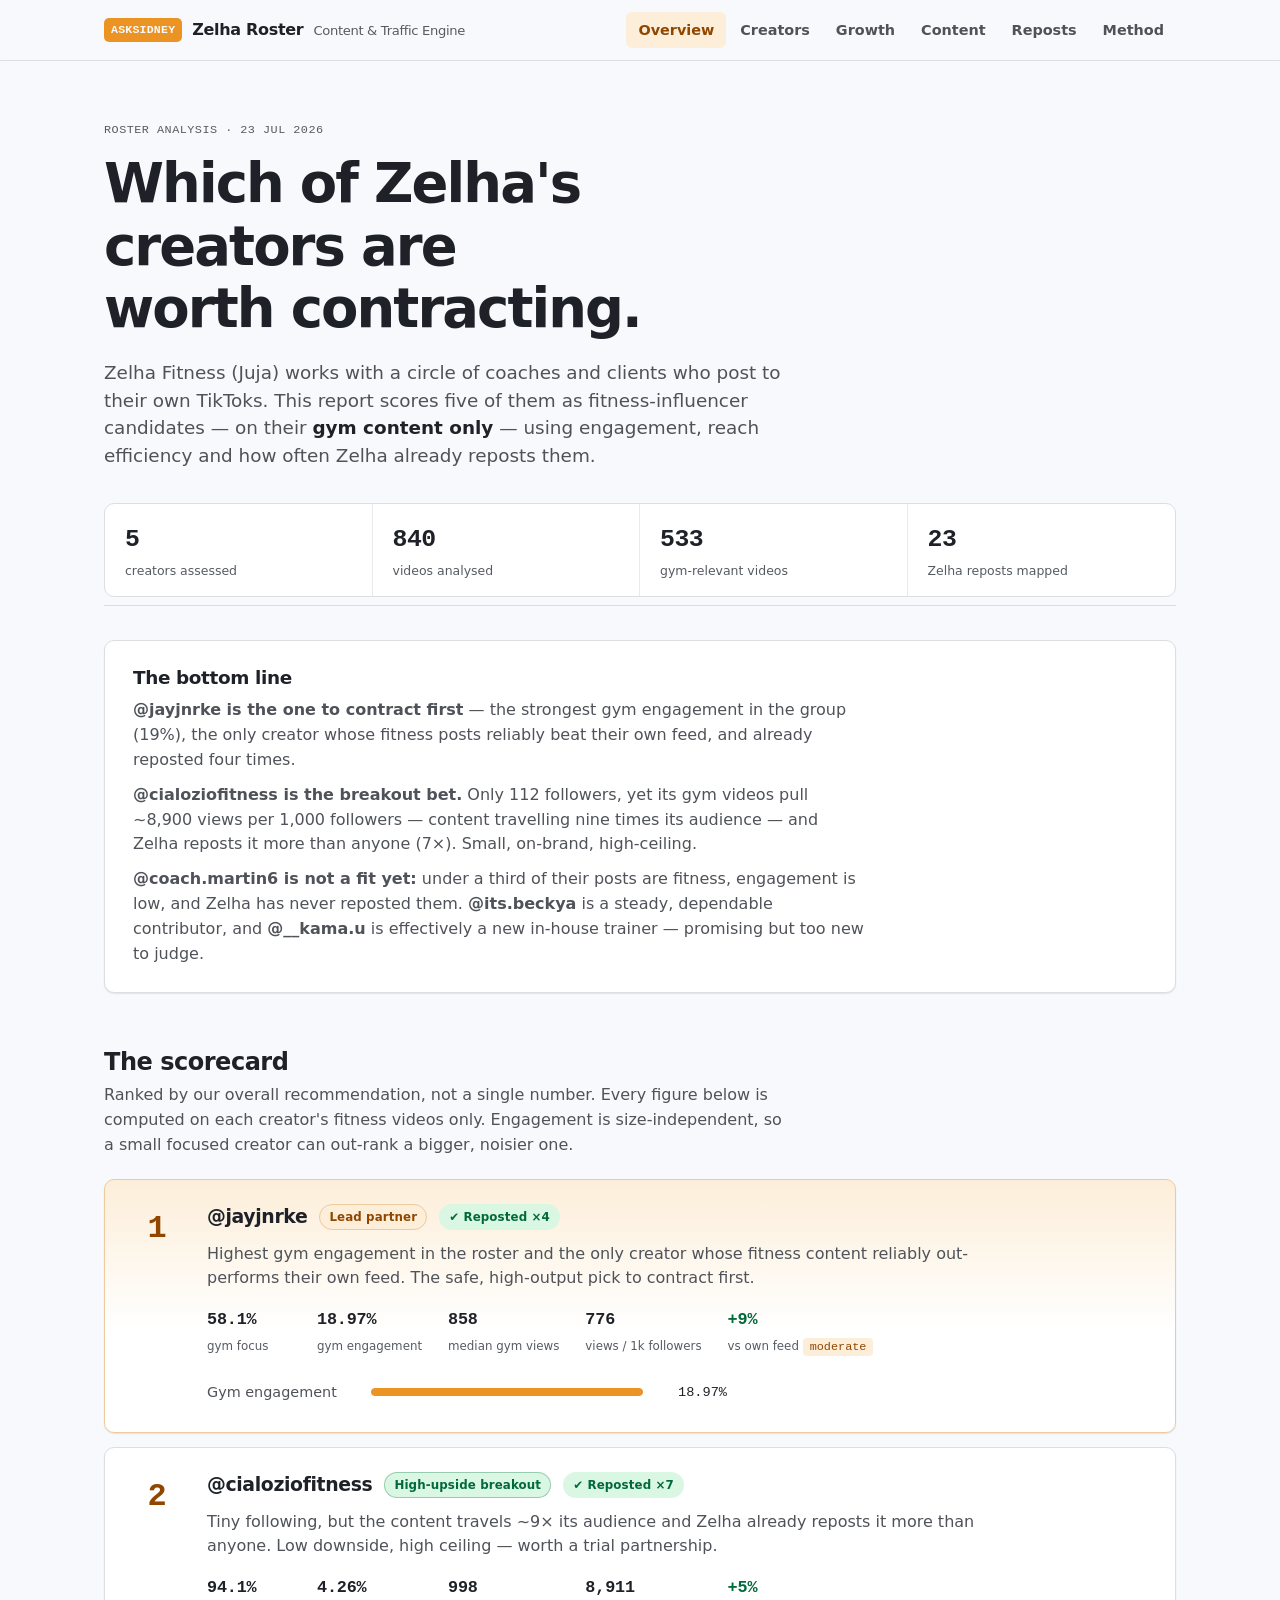
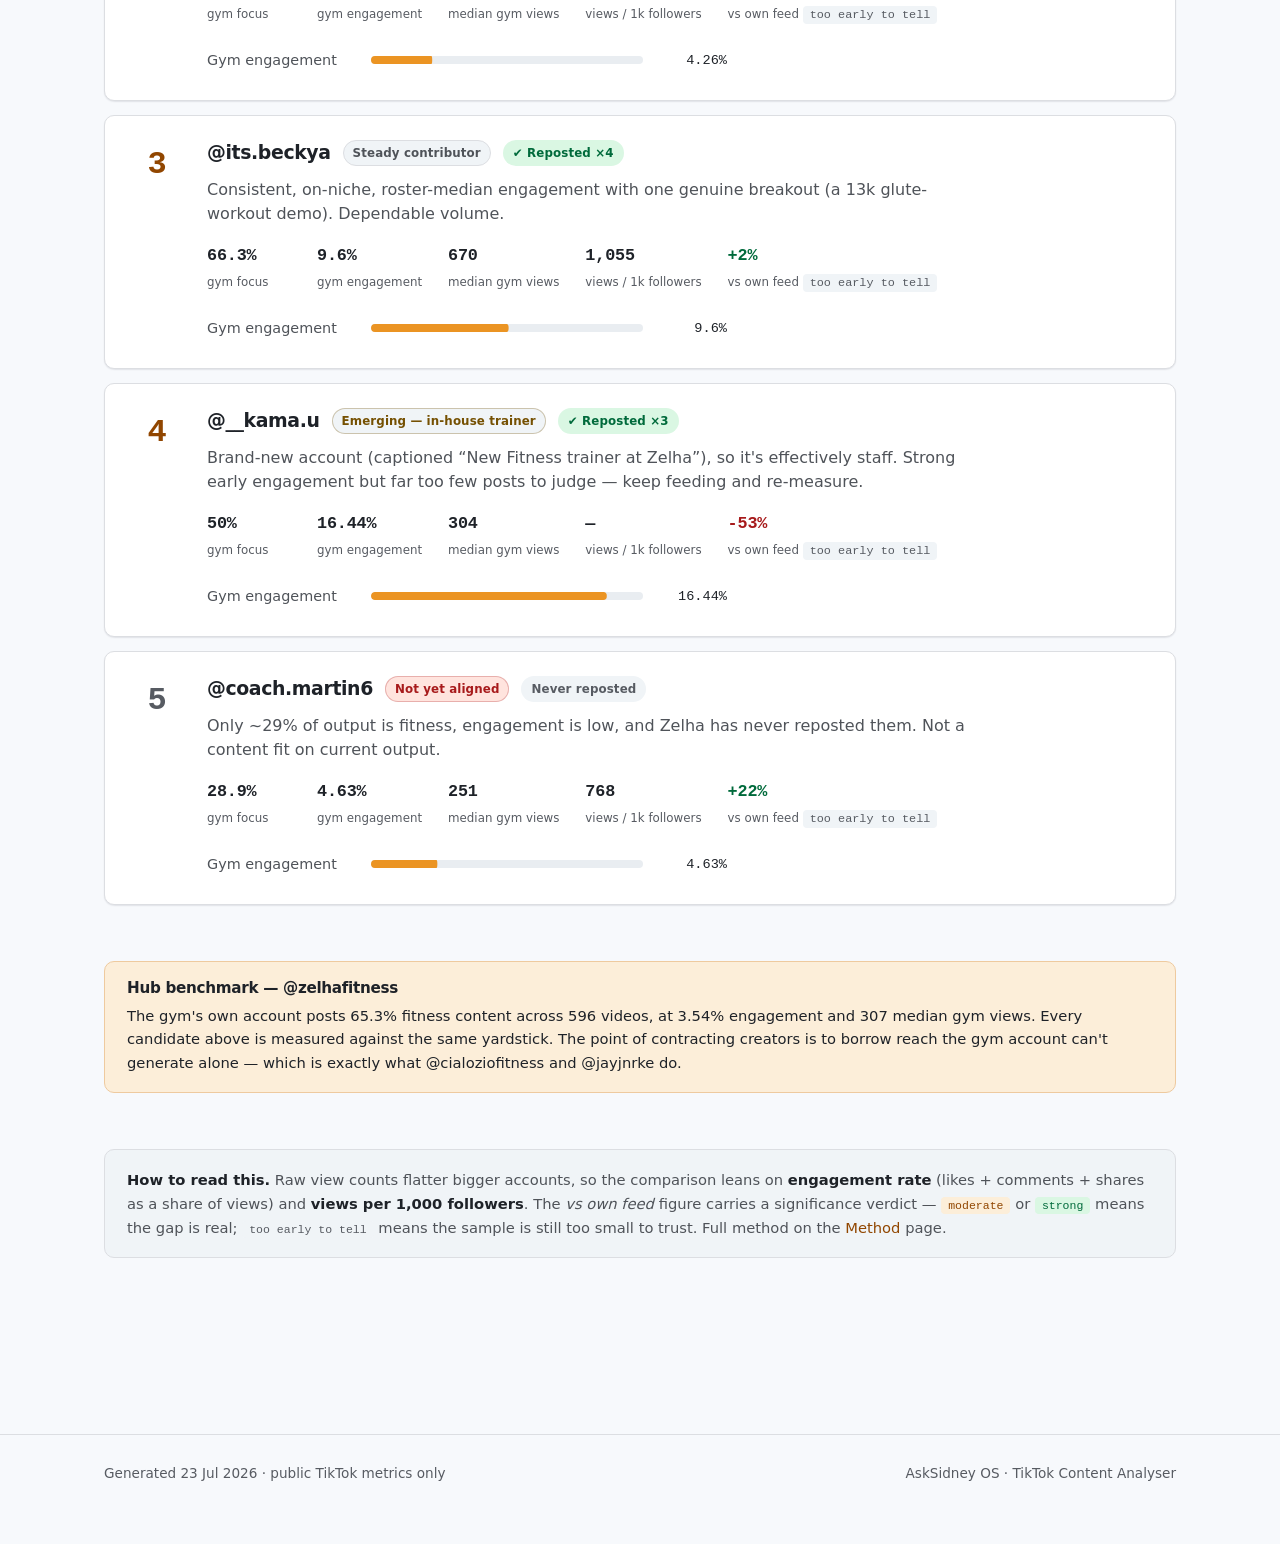
<file: index.html>
<!doctype html>
<html lang="en">
<head>
<meta charset="utf-8">
<meta name="viewport" content="width=device-width, initial-scale=1">
<title>Overview · Zelha Roster Report</title>
<meta name="description" content="Which of Zelha Fitness's TikTok creators are worth contracting as influencers — a data analysis of gym content, engagement and reposts.">
<link rel="stylesheet" href="styles.css">
</head>
<body>
<header class="site-header"><div class="wrap">
  <span class="brand"><span class="mark">ASKSIDNEY</span> Zelha Roster <span class="sub">Content &amp; Traffic Engine</span></span>
  <nav class="nav"><a href="index.html" aria-current="page">Overview</a><a href="creators.html">Creators</a><a href="growth.html">Growth</a><a href="content.html">Content</a><a href="reposts.html">Reposts</a><a href="methodology.html">Method</a></nav>
</div></header>
<main>

  <section class="hero">
    <p class="eyebrow">Roster analysis · 23 Jul 2026</p>
    <h1>Which of Zelha's creators are worth contracting.</h1>
    <p class="dek">Zelha Fitness (Juja) works with a circle of coaches and clients who post to
      their own TikToks. This report scores five of them as fitness-influencer candidates —
      on their <strong>gym content only</strong> — using engagement, reach efficiency and how
      often Zelha already reposts them.</p>
    <div class="ribbon"><div class="cell"><div class="v">5</div><div class="k">creators assessed</div></div><div class="cell"><div class="v">840</div><div class="k">videos analysed</div></div><div class="cell"><div class="v">533</div><div class="k">gym-relevant videos</div></div><div class="cell"><div class="v">23</div><div class="k">Zelha reposts mapped</div></div></div>
  </section>

  <section class="verdict-lead">
    <h2>The bottom line</h2>
    <p><strong>@jayjnrke is the one to contract first</strong> — the strongest gym engagement in the
      group (19%), the only creator whose fitness posts reliably beat their own feed, and already
      reposted four times.</p>
    <p><strong>@cialoziofitness is the breakout bet.</strong> Only 112 followers, yet its gym videos
      pull ~8,900 views per 1,000 followers — content travelling nine times its audience — and Zelha
      reposts it more than anyone (7×). Small, on-brand, high-ceiling.</p>
    <p><strong>@coach.martin6 is not a fit yet:</strong> under a third of their posts are fitness,
      engagement is low, and Zelha has never reposted them. <strong>@its.beckya</strong> is a steady,
      dependable contributor, and <strong>@__kama.u</strong> is effectively a new in-house trainer —
      promising but too new to judge.</p>
  </section>

  <section class="section">
    <h2>The scorecard</h2>
    <p class="lede">Ranked by our overall recommendation, not a single number. Every figure below is
      computed on each creator's fitness videos only. Engagement is size-independent, so a small
      focused creator can out-rank a bigger, noisier one.</p>
    <div class="candidates">
      <article class="candidate is-lead">
        <div class="rank">1</div>
        <div>
          <div class="head">
            <span class="handle"><a href="https://www.tiktok.com/@jayjnrke" target="_blank" rel="noopener">@jayjnrke</a></span>
            <span class="chip tier-lead">Lead partner</span>
            <span class="chip amp">✔ Reposted ×4</span>
          </div>
          <p class="rationale">Highest gym engagement in the roster and the only creator whose fitness content reliably out-performs their own feed. The safe, high-output pick to contract first.</p>
          <div class="metrics"><div class="metric"><b>58.1%</b><span>gym focus</span></div><div class="metric"><b>18.97%</b><span>gym engagement</span></div><div class="metric"><b>858</b><span>median gym views</span></div><div class="metric"><b>776</b><span>views / 1k followers</span></div><div class="metric"><b class="up">+9%</b><span>vs own feed <span class="verdict moderate">moderate</span></span></div></div>
          <div style="margin-top:16px;max-width:520px">
            <div class="barrow"><span class="lbl">Gym engagement</span><div class="bar "><span style="--s:1.000"></span></div><span class="val">18.97%</span></div>
          </div>
        </div>
      </article>
      <article class="candidate">
        <div class="rank">2</div>
        <div>
          <div class="head">
            <span class="handle"><a href="https://www.tiktok.com/@cialoziofitness" target="_blank" rel="noopener">@cialoziofitness</a></span>
            <span class="chip tier-upside">High-upside breakout</span>
            <span class="chip amp">✔ Reposted ×7</span>
          </div>
          <p class="rationale">Tiny following, but the content travels ~9× its audience and Zelha already reposts it more than anyone. Low downside, high ceiling — worth a trial partnership.</p>
          <div class="metrics"><div class="metric"><b>94.1%</b><span>gym focus</span></div><div class="metric"><b>4.26%</b><span>gym engagement</span></div><div class="metric"><b>998</b><span>median gym views</span></div><div class="metric"><b>8,911</b><span>views / 1k followers</span></div><div class="metric"><b class="up">+5%</b><span>vs own feed <span class="verdict weak">too early to tell</span></span></div></div>
          <div style="margin-top:16px;max-width:520px">
            <div class="barrow"><span class="lbl">Gym engagement</span><div class="bar "><span style="--s:0.225"></span></div><span class="val">4.26%</span></div>
          </div>
        </div>
      </article>
      <article class="candidate">
        <div class="rank">3</div>
        <div>
          <div class="head">
            <span class="handle"><a href="https://www.tiktok.com/@its.beckya" target="_blank" rel="noopener">@its.beckya</a></span>
            <span class="chip tier-steady">Steady contributor</span>
            <span class="chip amp">✔ Reposted ×4</span>
          </div>
          <p class="rationale">Consistent, on-niche, roster-median engagement with one genuine breakout (a 13k glute-workout demo). Dependable volume.</p>
          <div class="metrics"><div class="metric"><b>66.3%</b><span>gym focus</span></div><div class="metric"><b>9.6%</b><span>gym engagement</span></div><div class="metric"><b>670</b><span>median gym views</span></div><div class="metric"><b>1,055</b><span>views / 1k followers</span></div><div class="metric"><b class="up">+2%</b><span>vs own feed <span class="verdict weak">too early to tell</span></span></div></div>
          <div style="margin-top:16px;max-width:520px">
            <div class="barrow"><span class="lbl">Gym engagement</span><div class="bar "><span style="--s:0.506"></span></div><span class="val">9.6%</span></div>
          </div>
        </div>
      </article>
      <article class="candidate">
        <div class="rank">4</div>
        <div>
          <div class="head">
            <span class="handle"><a href="https://www.tiktok.com/@__kama.u" target="_blank" rel="noopener">@__kama.u</a></span>
            <span class="chip tier-watch">Emerging — in-house trainer</span>
            <span class="chip amp">✔ Reposted ×3</span>
          </div>
          <p class="rationale">Brand-new account (captioned “New Fitness trainer at Zelha”), so it&#x27;s effectively staff. Strong early engagement but far too few posts to judge — keep feeding and re-measure.</p>
          <div class="metrics"><div class="metric"><b>50%</b><span>gym focus</span></div><div class="metric"><b>16.44%</b><span>gym engagement</span></div><div class="metric"><b>304</b><span>median gym views</span></div><div class="metric"><b>—</b><span>views / 1k followers</span></div><div class="metric"><b class="down">-53%</b><span>vs own feed <span class="verdict weak">too early to tell</span></span></div></div>
          <div style="margin-top:16px;max-width:520px">
            <div class="barrow"><span class="lbl">Gym engagement</span><div class="bar "><span style="--s:0.867"></span></div><span class="val">16.44%</span></div>
          </div>
        </div>
      </article>
      <article class="candidate dim">
        <div class="rank">5</div>
        <div>
          <div class="head">
            <span class="handle"><a href="https://www.tiktok.com/@coach.martin6" target="_blank" rel="noopener">@coach.martin6</a></span>
            <span class="chip tier-hold">Not yet aligned</span>
            <span class="chip noamp">Never reposted</span>
          </div>
          <p class="rationale">Only ~29% of output is fitness, engagement is low, and Zelha has never reposted them. Not a content fit on current output.</p>
          <div class="metrics"><div class="metric"><b>28.9%</b><span>gym focus</span></div><div class="metric"><b>4.63%</b><span>gym engagement</span></div><div class="metric"><b>251</b><span>median gym views</span></div><div class="metric"><b>768</b><span>views / 1k followers</span></div><div class="metric"><b class="up">+22%</b><span>vs own feed <span class="verdict weak">too early to tell</span></span></div></div>
          <div style="margin-top:16px;max-width:520px">
            <div class="barrow"><span class="lbl">Gym engagement</span><div class="bar "><span style="--s:0.244"></span></div><span class="val">4.63%</span></div>
          </div>
        </div>
      </article></div>
  </section>

  <section class="section">
    <div class="note key">
      <h3>Hub benchmark — @zelhafitness</h3>
      The gym's own account posts 65.3% fitness content across 596
      videos, at 3.54% engagement and 307 median gym views.
      Every candidate above is measured against the same yardstick. The point of contracting creators
      is to borrow reach the gym account can't generate alone — which is exactly what @cialoziofitness
      and @jayjnrke do.
    </div>
  </section>

  <section class="section">
    <div class="note">
      <strong>How to read this.</strong> Raw view counts flatter bigger accounts, so the comparison
      leans on <strong>engagement rate</strong> (likes + comments + shares as a share of views) and
      <strong>views per 1,000 followers</strong>. The <em>vs own feed</em> figure carries a
      significance verdict — <span class="verdict moderate">moderate</span> or
      <span class="verdict strong">strong</span> means the gap is real;
      <span class="verdict weak">too early to tell</span> means the sample is still too small to trust.
      Full method on the <a href="methodology.html">Method</a> page.
    </div>
  </section>

</main>
<footer class="site-footer"><div class="wrap">
  <span>Generated 23 Jul 2026 · public TikTok metrics only</span>
  <span>AskSidney OS · TikTok Content Analyser</span>
</div></footer>
</body>
</html>
</file>
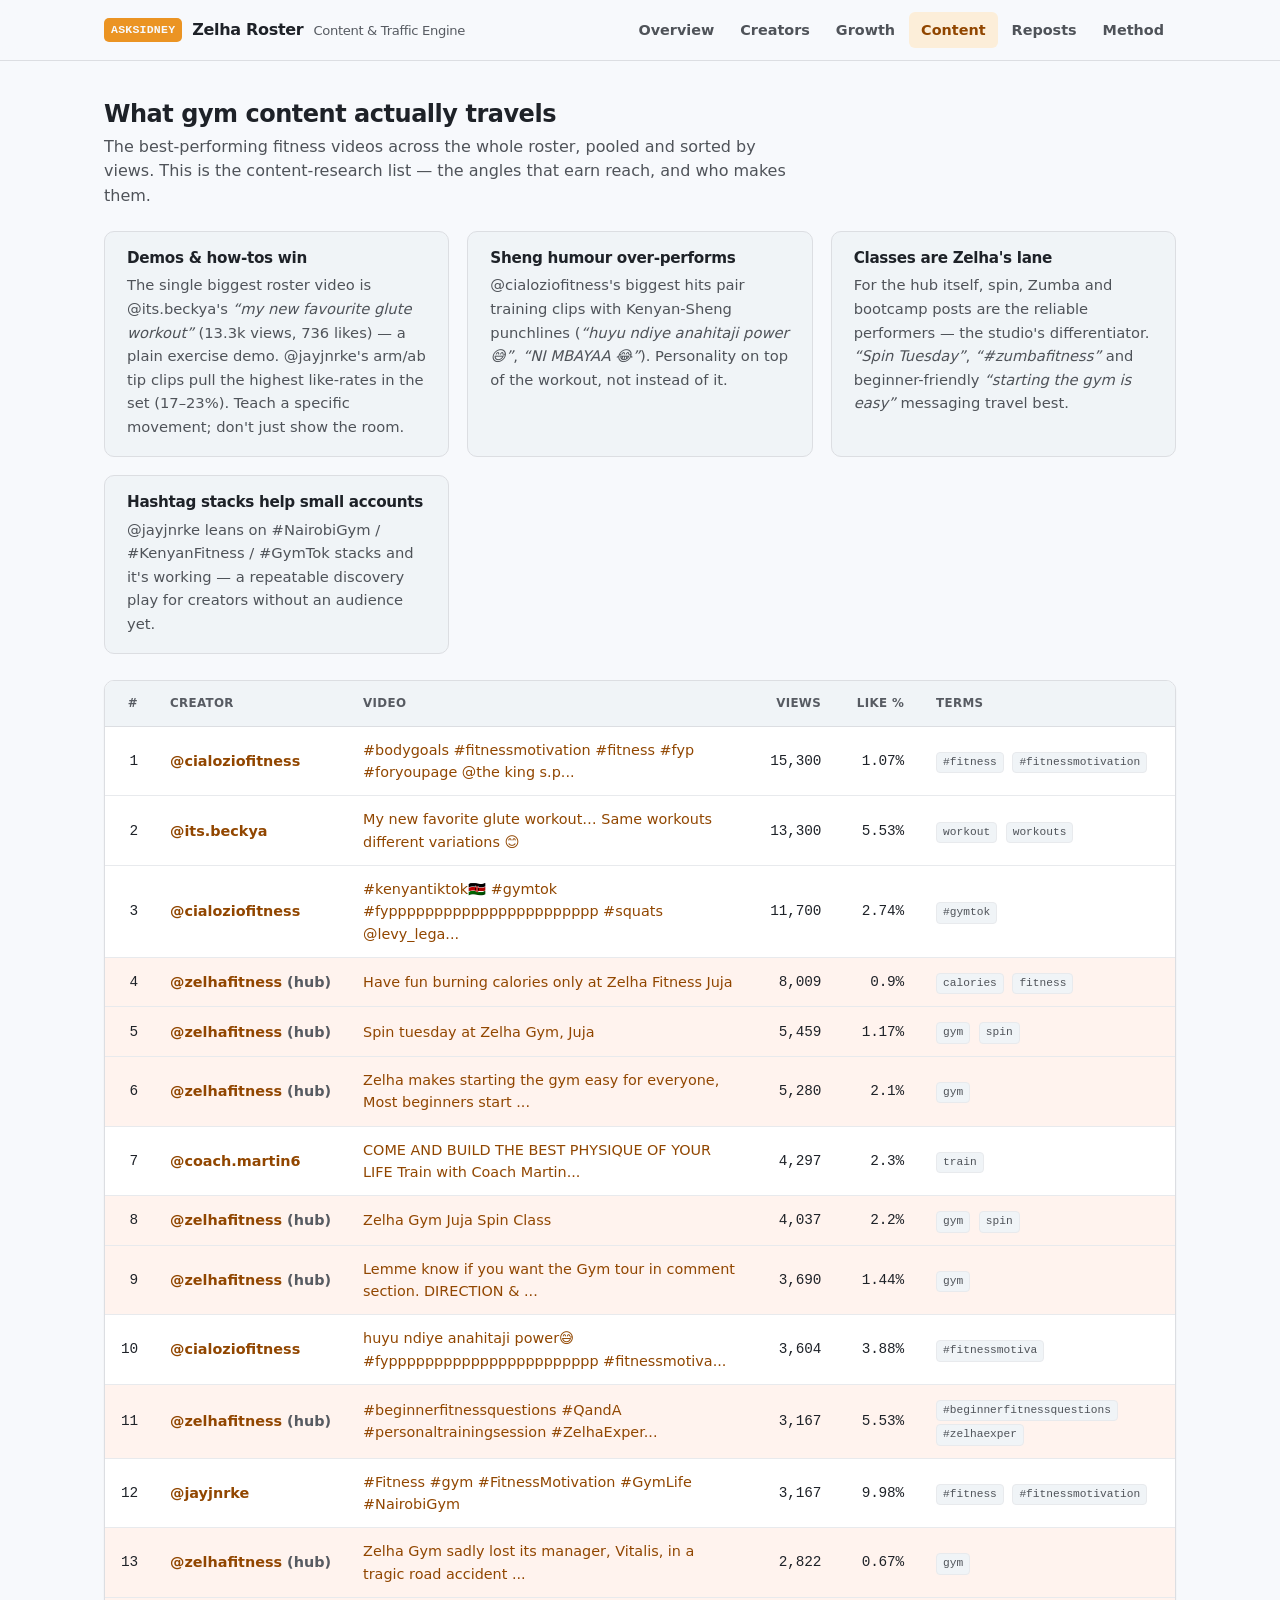
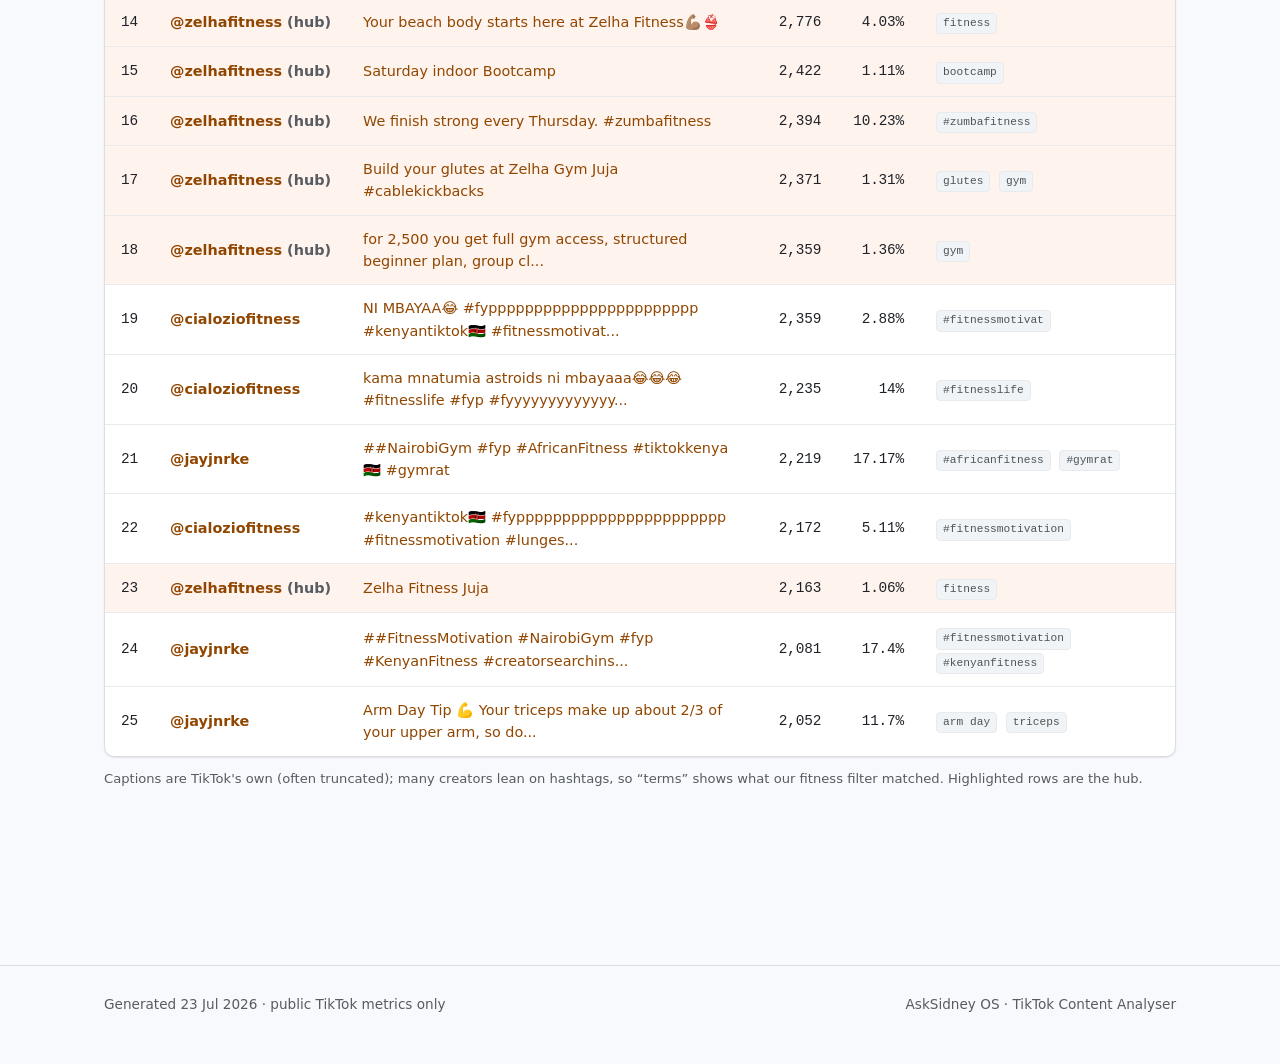
<file: content.html>
<!doctype html>
<html lang="en">
<head>
<meta charset="utf-8">
<meta name="viewport" content="width=device-width, initial-scale=1">
<title>Content · Zelha Roster Report</title>
<meta name="description" content="Which of Zelha Fitness's TikTok creators are worth contracting as influencers — a data analysis of gym content, engagement and reposts.">
<link rel="stylesheet" href="styles.css">
</head>
<body>
<header class="site-header"><div class="wrap">
  <span class="brand"><span class="mark">ASKSIDNEY</span> Zelha Roster <span class="sub">Content &amp; Traffic Engine</span></span>
  <nav class="nav"><a href="index.html">Overview</a><a href="creators.html">Creators</a><a href="growth.html">Growth</a><a href="content.html" aria-current="page">Content</a><a href="reposts.html">Reposts</a><a href="methodology.html">Method</a></nav>
</div></header>
<main>

  <section class="section" style="margin-top:40px">
    <h2>What gym content actually travels</h2>
    <p class="lede">The best-performing fitness videos across the whole roster, pooled and sorted by
      views. This is the content-research list — the angles that earn reach, and who makes them.</p>

    <div class="grid-2" style="margin-bottom:26px">
      <div class="note"><h3>Demos &amp; how-tos win</h3>
        The single biggest roster video is @its.beckya's <em>“my new favourite glute workout”</em>
        (13.3k views, 736 likes) — a plain exercise demo. @jayjnrke's arm/ab tip clips pull the
        highest like-rates in the set (17–23%). Teach a specific movement; don't just show the room.</div>
      <div class="note"><h3>Sheng humour over-performs</h3>
        @cialoziofitness's biggest hits pair training clips with Kenyan-Sheng punchlines
        (<em>“huyu ndiye anahitaji power 😅”</em>, <em>“NI MBAYAA 😂”</em>). Personality on top of the
        workout, not instead of it.</div>
      <div class="note"><h3>Classes are Zelha's lane</h3>
        For the hub itself, spin, Zumba and bootcamp posts are the reliable performers — the studio's
        differentiator. <em>“Spin Tuesday”</em>, <em>“#zumbafitness”</em> and beginner-friendly
        <em>“starting the gym is easy”</em> messaging travel best.</div>
      <div class="note"><h3>Hashtag stacks help small accounts</h3>
        @jayjnrke leans on #NairobiGym / #KenyanFitness / #GymTok stacks and it's working — a repeatable
        discovery play for creators without an audience yet.</div>
    </div>

    <div class="table-wrap">
      <table>
        <thead><tr><th class="r">#</th><th>Creator</th><th>Video</th><th class="r">Views</th><th class="r">Like&nbsp;%</th><th>Terms</th></tr></thead>
        <tbody><tr class="">
          <td class="n">1</td>
          <td class="cellhandle"><a href="https://www.tiktok.com/@cialoziofitness" target="_blank" rel="noopener">@cialoziofitness</a></td>
          <td><a href="https://www.tiktok.com/@cialoziofitness/video/7597001027799272760" target="_blank" rel="noopener">#bodygoals #fitnessmotivation #fitness #fyp #foryoupage @the king s.p...</a></td>
          <td class="n">15,300</td>
          <td class="n">1.07%</td>
          <td><span class=tag>#fitness</span> <span class=tag>#fitnessmotivation</span></td>
        </tr><tr class="">
          <td class="n">2</td>
          <td class="cellhandle"><a href="https://www.tiktok.com/@its.beckya" target="_blank" rel="noopener">@its.beckya</a></td>
          <td><a href="https://www.tiktok.com/@its.beckya/video/7642352279072525589" target="_blank" rel="noopener">My new favorite glute workout… Same workouts different variations 😊</a></td>
          <td class="n">13,300</td>
          <td class="n">5.53%</td>
          <td><span class=tag>workout</span> <span class=tag>workouts</span></td>
        </tr><tr class="">
          <td class="n">3</td>
          <td class="cellhandle"><a href="https://www.tiktok.com/@cialoziofitness" target="_blank" rel="noopener">@cialoziofitness</a></td>
          <td><a href="https://www.tiktok.com/@cialoziofitness/video/7603822300109999381" target="_blank" rel="noopener">#kenyantiktok🇰🇪 #gymtok #fyppppppppppppppppppppppp #squats @levy_lega...</a></td>
          <td class="n">11,700</td>
          <td class="n">2.74%</td>
          <td><span class=tag>#gymtok</span></td>
        </tr><tr class="is-hub">
          <td class="n">4</td>
          <td class="cellhandle"><a href="https://www.tiktok.com/@zelhafitness" target="_blank" rel="noopener">@zelhafitness</a> <span class="muted">(hub)</span></td>
          <td><a href="https://www.tiktok.com/@zelhafitness/video/7337785659991624966" target="_blank" rel="noopener">Have fun burning calories only at Zelha Fitness Juja</a></td>
          <td class="n">8,009</td>
          <td class="n">0.9%</td>
          <td><span class=tag>calories</span> <span class=tag>fitness</span></td>
        </tr><tr class="is-hub">
          <td class="n">5</td>
          <td class="cellhandle"><a href="https://www.tiktok.com/@zelhafitness" target="_blank" rel="noopener">@zelhafitness</a> <span class="muted">(hub)</span></td>
          <td><a href="https://www.tiktok.com/@zelhafitness/video/7374108013893930246" target="_blank" rel="noopener">Spin tuesday at Zelha Gym, Juja</a></td>
          <td class="n">5,459</td>
          <td class="n">1.17%</td>
          <td><span class=tag>gym</span> <span class=tag>spin</span></td>
        </tr><tr class="is-hub">
          <td class="n">6</td>
          <td class="cellhandle"><a href="https://www.tiktok.com/@zelhafitness" target="_blank" rel="noopener">@zelhafitness</a> <span class="muted">(hub)</span></td>
          <td><a href="https://www.tiktok.com/@zelhafitness/video/7632221734187322642" target="_blank" rel="noopener">Zelha makes starting the gym easy for everyone, Most beginners start ...</a></td>
          <td class="n">5,280</td>
          <td class="n">2.1%</td>
          <td><span class=tag>gym</span></td>
        </tr><tr class="">
          <td class="n">7</td>
          <td class="cellhandle"><a href="https://www.tiktok.com/@coach.martin6" target="_blank" rel="noopener">@coach.martin6</a></td>
          <td><a href="https://www.tiktok.com/@coach.martin6/video/7594061749280591116" target="_blank" rel="noopener">COME AND BUILD THE BEST PHYSIQUE OF YOUR LIFE Train with Coach Martin...</a></td>
          <td class="n">4,297</td>
          <td class="n">2.3%</td>
          <td><span class=tag>train</span></td>
        </tr><tr class="is-hub">
          <td class="n">8</td>
          <td class="cellhandle"><a href="https://www.tiktok.com/@zelhafitness" target="_blank" rel="noopener">@zelhafitness</a> <span class="muted">(hub)</span></td>
          <td><a href="https://www.tiktok.com/@zelhafitness/video/7365025148308573446" target="_blank" rel="noopener">Zelha Gym Juja Spin Class</a></td>
          <td class="n">4,037</td>
          <td class="n">2.2%</td>
          <td><span class=tag>gym</span> <span class=tag>spin</span></td>
        </tr><tr class="is-hub">
          <td class="n">9</td>
          <td class="cellhandle"><a href="https://www.tiktok.com/@zelhafitness" target="_blank" rel="noopener">@zelhafitness</a> <span class="muted">(hub)</span></td>
          <td><a href="https://www.tiktok.com/@zelhafitness/video/7605911926287256839" target="_blank" rel="noopener">Lemme know if you want the Gym tour in comment section.  DIRECTION &amp; ...</a></td>
          <td class="n">3,690</td>
          <td class="n">1.44%</td>
          <td><span class=tag>gym</span></td>
        </tr><tr class="">
          <td class="n">10</td>
          <td class="cellhandle"><a href="https://www.tiktok.com/@cialoziofitness" target="_blank" rel="noopener">@cialoziofitness</a></td>
          <td><a href="https://www.tiktok.com/@cialoziofitness/video/7608943710193208597" target="_blank" rel="noopener">huyu ndiye anahitaji power😅#fyppppppppppppppppppppppp  #fitnessmotiva...</a></td>
          <td class="n">3,604</td>
          <td class="n">3.88%</td>
          <td><span class=tag>#fitnessmotiva</span></td>
        </tr><tr class="is-hub">
          <td class="n">11</td>
          <td class="cellhandle"><a href="https://www.tiktok.com/@zelhafitness" target="_blank" rel="noopener">@zelhafitness</a> <span class="muted">(hub)</span></td>
          <td><a href="https://www.tiktok.com/@zelhafitness/video/7545496581588421944" target="_blank" rel="noopener">#beginnerfitnessquestions #QandA #personaltrainingsession #ZelhaExper...</a></td>
          <td class="n">3,167</td>
          <td class="n">5.53%</td>
          <td><span class=tag>#beginnerfitnessquestions</span> <span class=tag>#zelhaexper</span></td>
        </tr><tr class="">
          <td class="n">12</td>
          <td class="cellhandle"><a href="https://www.tiktok.com/@jayjnrke" target="_blank" rel="noopener">@jayjnrke</a></td>
          <td><a href="https://www.tiktok.com/@jayjnrke/video/7644195592201063698" target="_blank" rel="noopener">#Fitness #gym #FitnessMotivation #GymLife #NairobiGym </a></td>
          <td class="n">3,167</td>
          <td class="n">9.98%</td>
          <td><span class=tag>#fitness</span> <span class=tag>#fitnessmotivation</span></td>
        </tr><tr class="is-hub">
          <td class="n">13</td>
          <td class="cellhandle"><a href="https://www.tiktok.com/@zelhafitness" target="_blank" rel="noopener">@zelhafitness</a> <span class="muted">(hub)</span></td>
          <td><a href="https://www.tiktok.com/@zelhafitness/video/7436610042725469496" target="_blank" rel="noopener">Zelha Gym sadly lost its manager, Vitalis, in a tragic road accident ...</a></td>
          <td class="n">2,822</td>
          <td class="n">0.67%</td>
          <td><span class=tag>gym</span></td>
        </tr><tr class="is-hub">
          <td class="n">14</td>
          <td class="cellhandle"><a href="https://www.tiktok.com/@zelhafitness" target="_blank" rel="noopener">@zelhafitness</a> <span class="muted">(hub)</span></td>
          <td><a href="https://www.tiktok.com/@zelhafitness/video/7552986080958598412" target="_blank" rel="noopener">Your beach body starts here at Zelha Fitness💪🏽👙</a></td>
          <td class="n">2,776</td>
          <td class="n">4.03%</td>
          <td><span class=tag>fitness</span></td>
        </tr><tr class="is-hub">
          <td class="n">15</td>
          <td class="cellhandle"><a href="https://www.tiktok.com/@zelhafitness" target="_blank" rel="noopener">@zelhafitness</a> <span class="muted">(hub)</span></td>
          <td><a href="https://www.tiktok.com/@zelhafitness/video/7396781029400382726" target="_blank" rel="noopener">Saturday indoor Bootcamp</a></td>
          <td class="n">2,422</td>
          <td class="n">1.11%</td>
          <td><span class=tag>bootcamp</span></td>
        </tr><tr class="is-hub">
          <td class="n">16</td>
          <td class="cellhandle"><a href="https://www.tiktok.com/@zelhafitness" target="_blank" rel="noopener">@zelhafitness</a> <span class="muted">(hub)</span></td>
          <td><a href="https://www.tiktok.com/@zelhafitness/video/7539825550953614597" target="_blank" rel="noopener">We finish strong every Thursday. #zumbafitness </a></td>
          <td class="n">2,394</td>
          <td class="n">10.23%</td>
          <td><span class=tag>#zumbafitness</span></td>
        </tr><tr class="is-hub">
          <td class="n">17</td>
          <td class="cellhandle"><a href="https://www.tiktok.com/@zelhafitness" target="_blank" rel="noopener">@zelhafitness</a> <span class="muted">(hub)</span></td>
          <td><a href="https://www.tiktok.com/@zelhafitness/video/7397821886954097925" target="_blank" rel="noopener">Build your glutes at Zelha Gym Juja #cablekickbacks </a></td>
          <td class="n">2,371</td>
          <td class="n">1.31%</td>
          <td><span class=tag>glutes</span> <span class=tag>gym</span></td>
        </tr><tr class="is-hub">
          <td class="n">18</td>
          <td class="cellhandle"><a href="https://www.tiktok.com/@zelhafitness" target="_blank" rel="noopener">@zelhafitness</a> <span class="muted">(hub)</span></td>
          <td><a href="https://www.tiktok.com/@zelhafitness/video/7634420418060799240" target="_blank" rel="noopener">for 2,500 you get full gym access, structured beginner plan, group cl...</a></td>
          <td class="n">2,359</td>
          <td class="n">1.36%</td>
          <td><span class=tag>gym</span></td>
        </tr><tr class="">
          <td class="n">19</td>
          <td class="cellhandle"><a href="https://www.tiktok.com/@cialoziofitness" target="_blank" rel="noopener">@cialoziofitness</a></td>
          <td><a href="https://www.tiktok.com/@cialoziofitness/video/7604179038118235413" target="_blank" rel="noopener">NI MBAYAA😂 #fyppppppppppppppppppppppp #kenyantiktok🇰🇪 #fitnessmotivat...</a></td>
          <td class="n">2,359</td>
          <td class="n">2.88%</td>
          <td><span class=tag>#fitnessmotivat</span></td>
        </tr><tr class="">
          <td class="n">20</td>
          <td class="cellhandle"><a href="https://www.tiktok.com/@cialoziofitness" target="_blank" rel="noopener">@cialoziofitness</a></td>
          <td><a href="https://www.tiktok.com/@cialoziofitness/video/7592690607416446264" target="_blank" rel="noopener">kama mnatumia astroids ni mbayaaa😂😂😂#fitnesslife #fyp #fyyyyyyyyyyyyy...</a></td>
          <td class="n">2,235</td>
          <td class="n">14%</td>
          <td><span class=tag>#fitnesslife</span></td>
        </tr><tr class="">
          <td class="n">21</td>
          <td class="cellhandle"><a href="https://www.tiktok.com/@jayjnrke" target="_blank" rel="noopener">@jayjnrke</a></td>
          <td><a href="https://www.tiktok.com/@jayjnrke/video/7650573144822009095" target="_blank" rel="noopener">##NairobiGym #fyp #AfricanFitness #tiktokkenya🇰🇪 #gymrat </a></td>
          <td class="n">2,219</td>
          <td class="n">17.17%</td>
          <td><span class=tag>#africanfitness</span> <span class=tag>#gymrat</span></td>
        </tr><tr class="">
          <td class="n">22</td>
          <td class="cellhandle"><a href="https://www.tiktok.com/@cialoziofitness" target="_blank" rel="noopener">@cialoziofitness</a></td>
          <td><a href="https://www.tiktok.com/@cialoziofitness/video/7603461792479612181" target="_blank" rel="noopener">#kenyantiktok🇰🇪 #fyppppppppppppppppppppppp #fitnessmotivation #lunges...</a></td>
          <td class="n">2,172</td>
          <td class="n">5.11%</td>
          <td><span class=tag>#fitnessmotivation</span></td>
        </tr><tr class="is-hub">
          <td class="n">23</td>
          <td class="cellhandle"><a href="https://www.tiktok.com/@zelhafitness" target="_blank" rel="noopener">@zelhafitness</a> <span class="muted">(hub)</span></td>
          <td><a href="https://www.tiktok.com/@zelhafitness/video/7371738755616574725" target="_blank" rel="noopener">Zelha Fitness Juja</a></td>
          <td class="n">2,163</td>
          <td class="n">1.06%</td>
          <td><span class=tag>fitness</span></td>
        </tr><tr class="">
          <td class="n">24</td>
          <td class="cellhandle"><a href="https://www.tiktok.com/@jayjnrke" target="_blank" rel="noopener">@jayjnrke</a></td>
          <td><a href="https://www.tiktok.com/@jayjnrke/video/7651695755769531655" target="_blank" rel="noopener">##FitnessMotivation #NairobiGym #fyp #KenyanFitness #creatorsearchins...</a></td>
          <td class="n">2,081</td>
          <td class="n">17.4%</td>
          <td><span class=tag>#fitnessmotivation</span> <span class=tag>#kenyanfitness</span></td>
        </tr><tr class="">
          <td class="n">25</td>
          <td class="cellhandle"><a href="https://www.tiktok.com/@jayjnrke" target="_blank" rel="noopener">@jayjnrke</a></td>
          <td><a href="https://www.tiktok.com/@jayjnrke/video/7659475035563756820" target="_blank" rel="noopener">Arm Day Tip 💪 Your triceps make up about 2/3 of your upper arm, so do...</a></td>
          <td class="n">2,052</td>
          <td class="n">11.7%</td>
          <td><span class=tag>arm day</span> <span class=tag>triceps</span></td>
        </tr></tbody>
      </table>
    </div>
    <p class="muted" style="font-size:0.82rem;margin-top:12px">Captions are TikTok's own (often truncated); many creators lean on hashtags, so “terms” shows what our fitness filter matched. Highlighted rows are the hub.</p>
  </section>

</main>
<footer class="site-footer"><div class="wrap">
  <span>Generated 23 Jul 2026 · public TikTok metrics only</span>
  <span>AskSidney OS · TikTok Content Analyser</span>
</div></footer>
</body>
</html>
</file>
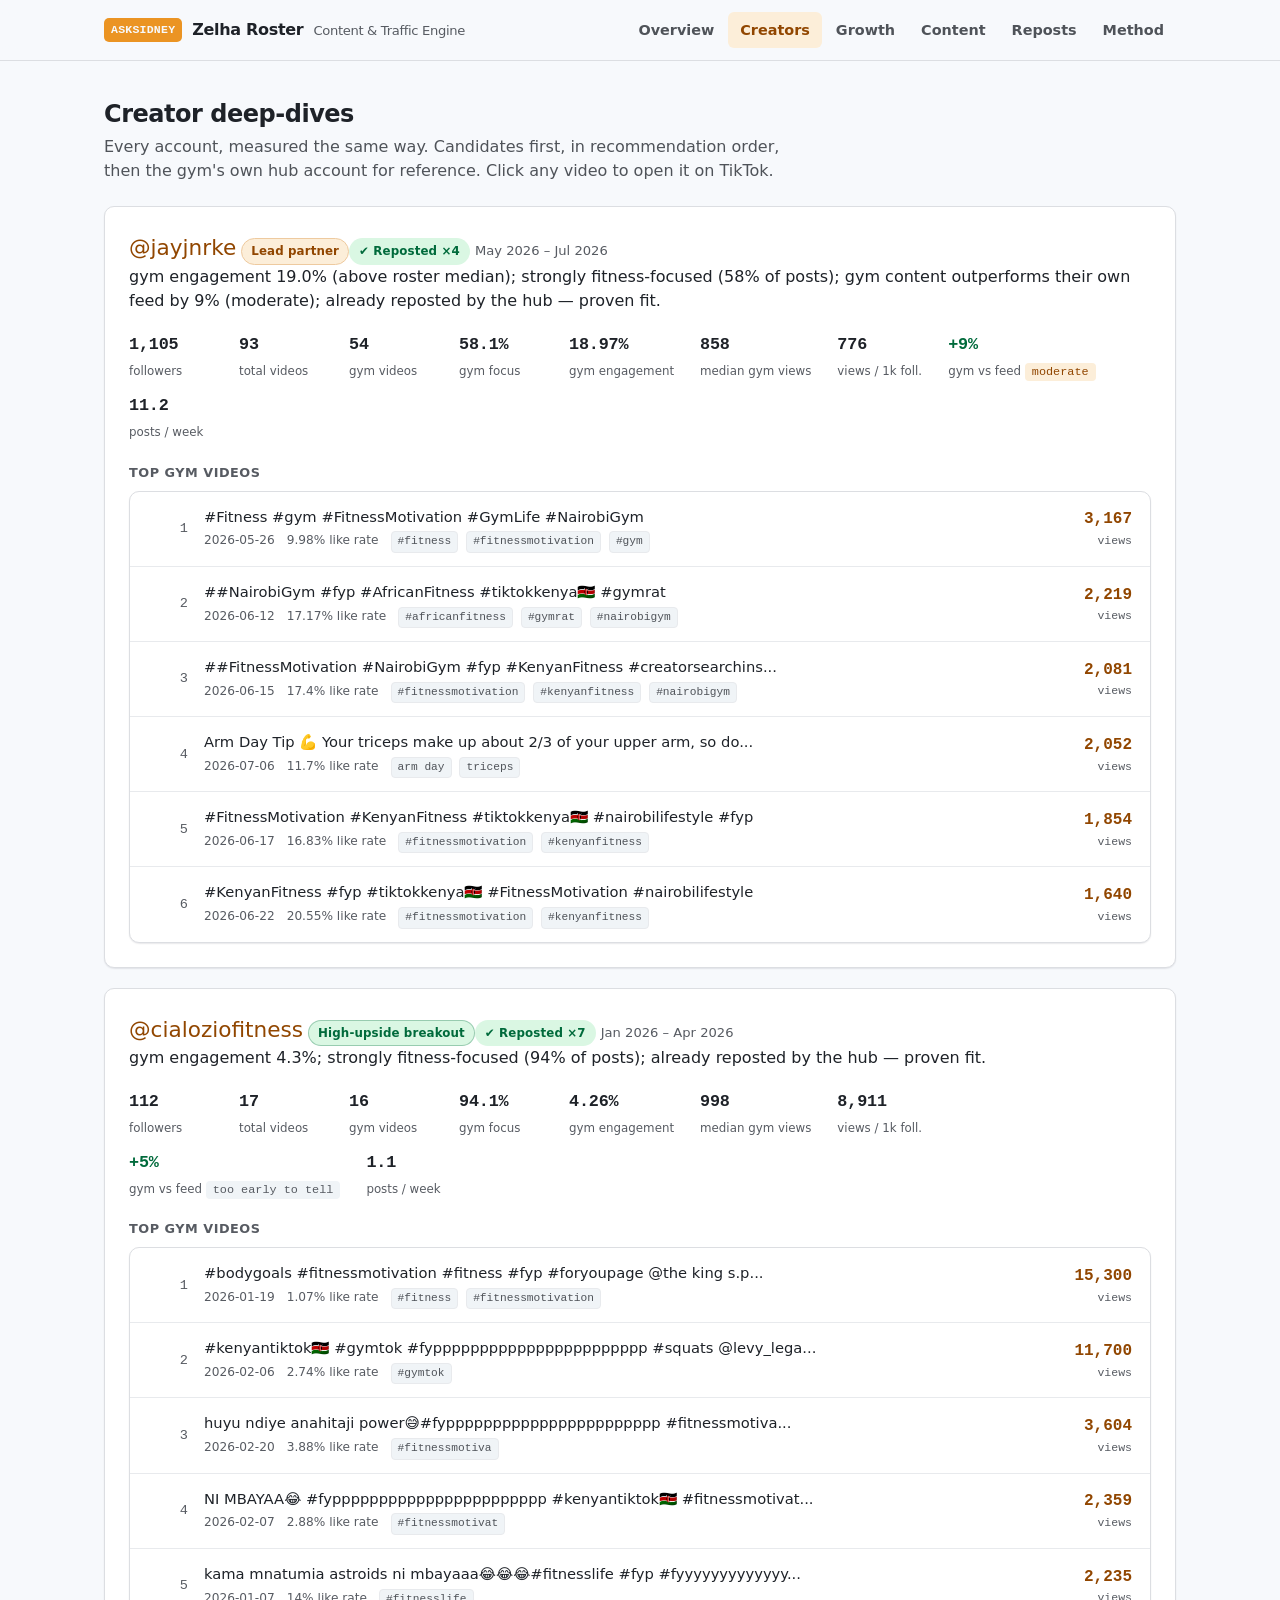
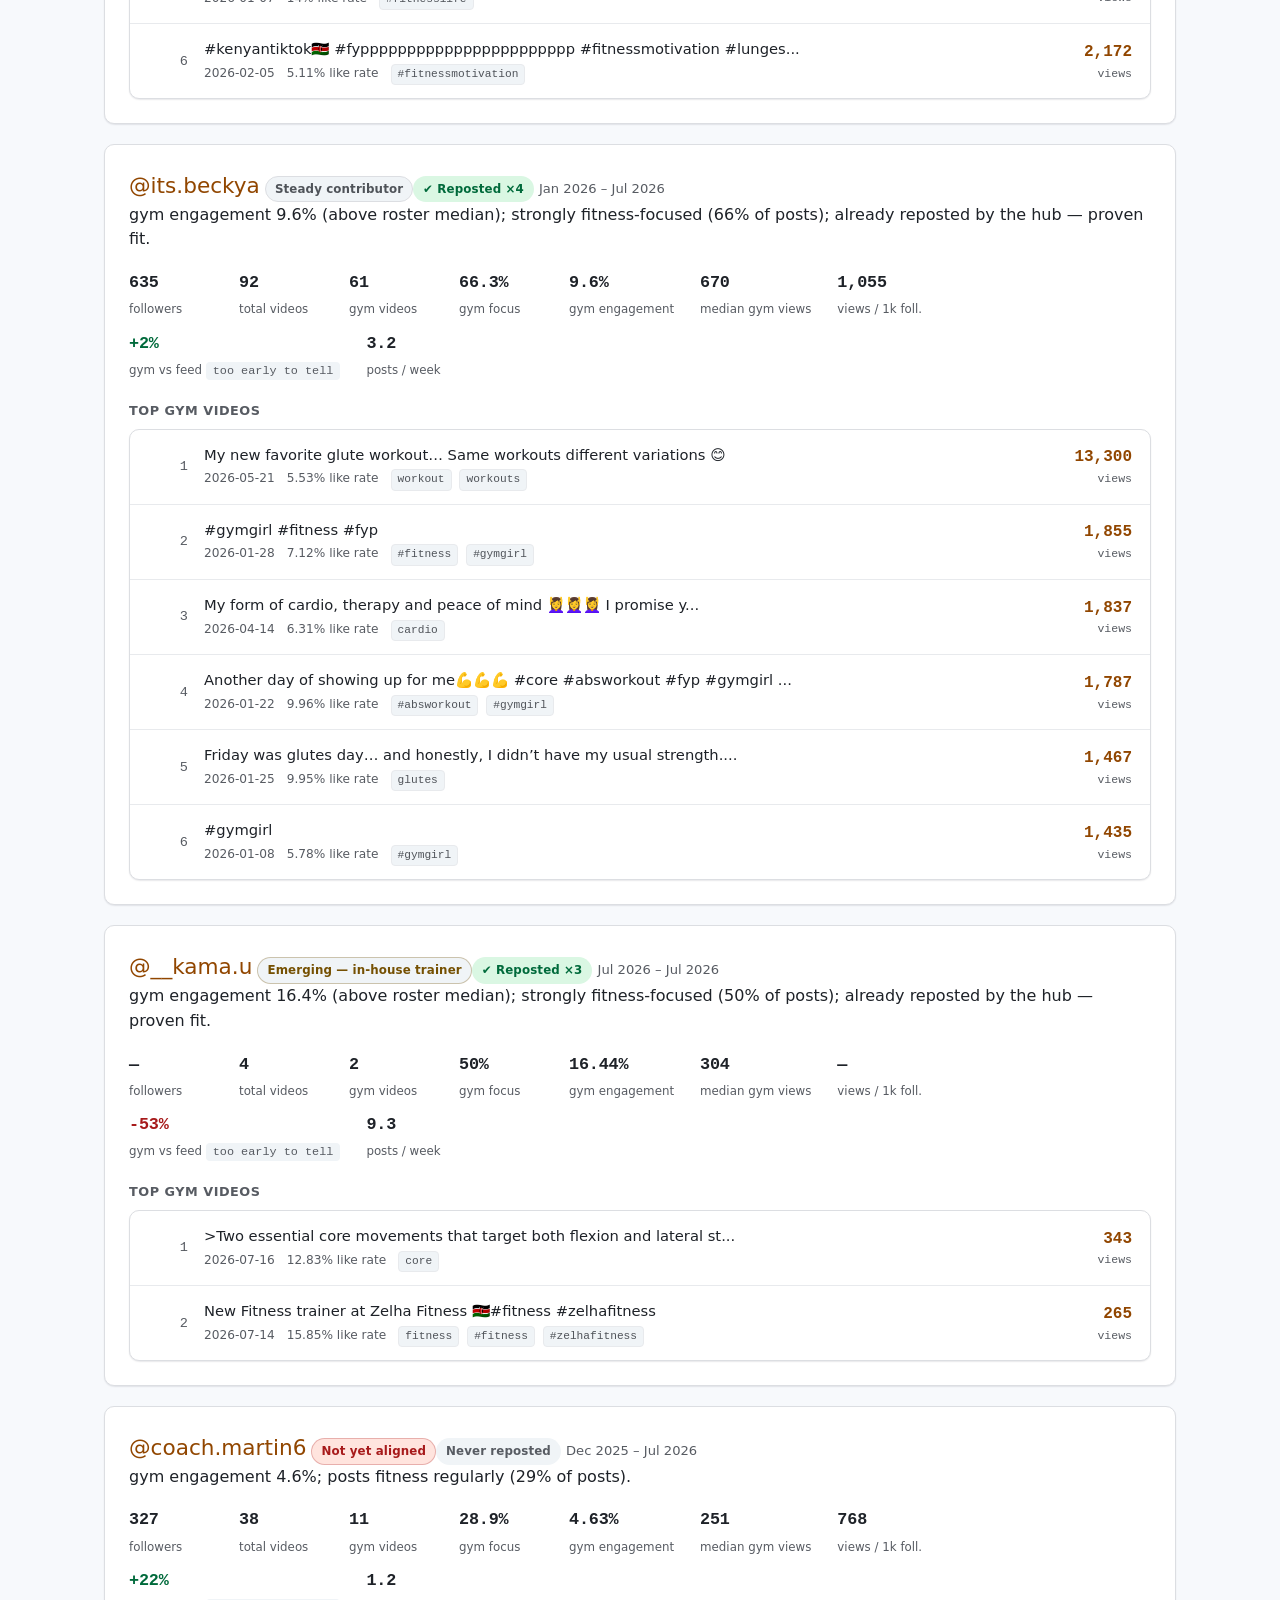
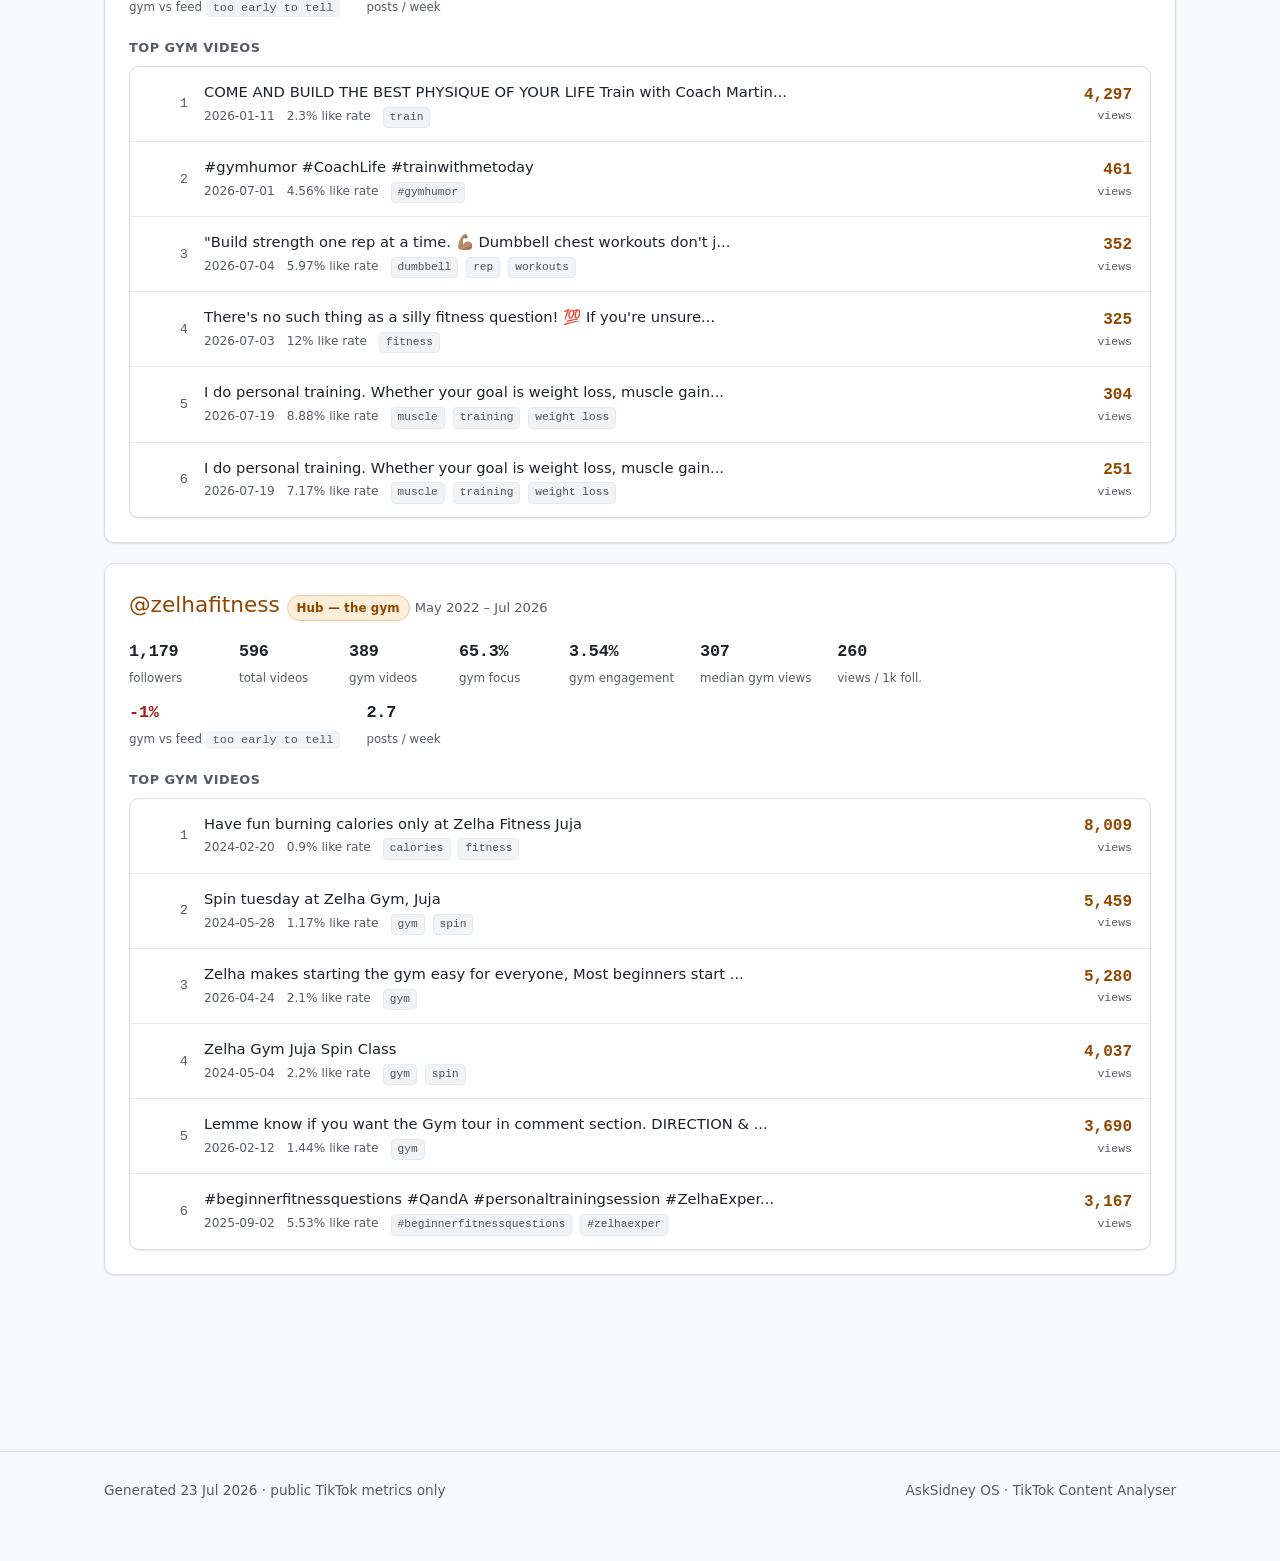
<file: creators.html>
<!doctype html>
<html lang="en">
<head>
<meta charset="utf-8">
<meta name="viewport" content="width=device-width, initial-scale=1">
<title>Creators · Zelha Roster Report</title>
<meta name="description" content="Which of Zelha Fitness's TikTok creators are worth contracting as influencers — a data analysis of gym content, engagement and reposts.">
<link rel="stylesheet" href="styles.css">
</head>
<body>
<header class="site-header"><div class="wrap">
  <span class="brand"><span class="mark">ASKSIDNEY</span> Zelha Roster <span class="sub">Content &amp; Traffic Engine</span></span>
  <nav class="nav"><a href="index.html">Overview</a><a href="creators.html" aria-current="page">Creators</a><a href="growth.html">Growth</a><a href="content.html">Content</a><a href="reposts.html">Reposts</a><a href="methodology.html">Method</a></nav>
</div></header>
<main>

  <section class="section" style="margin-top:40px">
    <h2>Creator deep-dives</h2>
    <p class="lede">Every account, measured the same way. Candidates first, in recommendation order,
      then the gym's own hub account for reference. Click any video to open it on TikTok.</p>
    <div style="display:flex;flex-direction:column;gap:20px">
    <section class="panel" id="jayjnrke">
      <div class="head">
        <span class="handle" style="font-size:1.35rem"><a href="https://www.tiktok.com/@jayjnrke" target="_blank" rel="noopener">@jayjnrke</a></span>
        <span class="chip tier-lead">Lead partner</span><span class="chip amp">✔ Reposted ×4</span>
        <span class="muted" style="margin-left:auto;font-size:0.82rem">May 2026 – Jul 2026</span>
      </div>
      <p class="rationale">gym engagement 19.0% (above roster median); strongly fitness-focused (58% of posts); gym content outperforms their own feed by 9% (moderate); already reposted by the hub — proven fit.</p>
      <div class="metrics" style="margin:18px 0 22px"><div class="metric"><b>1,105</b><span>followers</span></div><div class="metric"><b>93</b><span>total videos</span></div><div class="metric"><b>54</b><span>gym videos</span></div><div class="metric"><b>58.1%</b><span>gym focus</span></div><div class="metric"><b>18.97%</b><span>gym engagement</span></div><div class="metric"><b>858</b><span>median gym views</span></div><div class="metric"><b>776</b><span>views / 1k foll.</span></div><div class="metric"><b class="up">+9%</b><span>gym vs feed <span class="verdict moderate">moderate</span></span></div><div class="metric"><b>11.2</b><span>posts / week</span></div></div>
      <h4 style="font-size:0.8rem;text-transform:uppercase;letter-spacing:0.04em;color:var(--muted);margin-bottom:10px">Top gym videos</h4>
      <div class="videos"><a class="vid" href="https://www.tiktok.com/@jayjnrke/video/7644195592201063698" target="_blank" rel="noopener">
          <span class="vr">1</span>
          <span class="vt"><span class="ttl">#Fitness #gym #FitnessMotivation #GymLife #NairobiGym </span>
            <span class="meta"><span>2026-05-26</span><span>9.98% like rate</span>
            <span><span class=tag>#fitness</span> <span class=tag>#fitnessmotivation</span> <span class=tag>#gym</span></span></span></span>
          <span class="vv"><b>3,167</b><span>views</span></span>
        </a><a class="vid" href="https://www.tiktok.com/@jayjnrke/video/7650573144822009095" target="_blank" rel="noopener">
          <span class="vr">2</span>
          <span class="vt"><span class="ttl">##NairobiGym #fyp #AfricanFitness #tiktokkenya🇰🇪 #gymrat </span>
            <span class="meta"><span>2026-06-12</span><span>17.17% like rate</span>
            <span><span class=tag>#africanfitness</span> <span class=tag>#gymrat</span> <span class=tag>#nairobigym</span></span></span></span>
          <span class="vv"><b>2,219</b><span>views</span></span>
        </a><a class="vid" href="https://www.tiktok.com/@jayjnrke/video/7651695755769531655" target="_blank" rel="noopener">
          <span class="vr">3</span>
          <span class="vt"><span class="ttl">##FitnessMotivation #NairobiGym #fyp #KenyanFitness #creatorsearchins...</span>
            <span class="meta"><span>2026-06-15</span><span>17.4% like rate</span>
            <span><span class=tag>#fitnessmotivation</span> <span class=tag>#kenyanfitness</span> <span class=tag>#nairobigym</span></span></span></span>
          <span class="vv"><b>2,081</b><span>views</span></span>
        </a><a class="vid" href="https://www.tiktok.com/@jayjnrke/video/7659475035563756820" target="_blank" rel="noopener">
          <span class="vr">4</span>
          <span class="vt"><span class="ttl">Arm Day Tip 💪 Your triceps make up about 2/3 of your upper arm, so do...</span>
            <span class="meta"><span>2026-07-06</span><span>11.7% like rate</span>
            <span><span class=tag>arm day</span> <span class=tag>triceps</span></span></span></span>
          <span class="vv"><b>2,052</b><span>views</span></span>
        </a><a class="vid" href="https://www.tiktok.com/@jayjnrke/video/7652451171252079890" target="_blank" rel="noopener">
          <span class="vr">5</span>
          <span class="vt"><span class="ttl">#FitnessMotivation #KenyanFitness #tiktokkenya🇰🇪 #nairobilifestyle #fyp </span>
            <span class="meta"><span>2026-06-17</span><span>16.83% like rate</span>
            <span><span class=tag>#fitnessmotivation</span> <span class=tag>#kenyanfitness</span></span></span></span>
          <span class="vv"><b>1,854</b><span>views</span></span>
        </a><a class="vid" href="https://www.tiktok.com/@jayjnrke/video/7654298534300110098" target="_blank" rel="noopener">
          <span class="vr">6</span>
          <span class="vt"><span class="ttl">#KenyanFitness #fyp #tiktokkenya🇰🇪 #FitnessMotivation #nairobilifestyle </span>
            <span class="meta"><span>2026-06-22</span><span>20.55% like rate</span>
            <span><span class=tag>#fitnessmotivation</span> <span class=tag>#kenyanfitness</span></span></span></span>
          <span class="vv"><b>1,640</b><span>views</span></span>
        </a></div>
    </section>

    <section class="panel" id="cialoziofitness">
      <div class="head">
        <span class="handle" style="font-size:1.35rem"><a href="https://www.tiktok.com/@cialoziofitness" target="_blank" rel="noopener">@cialoziofitness</a></span>
        <span class="chip tier-upside">High-upside breakout</span><span class="chip amp">✔ Reposted ×7</span>
        <span class="muted" style="margin-left:auto;font-size:0.82rem">Jan 2026 – Apr 2026</span>
      </div>
      <p class="rationale">gym engagement 4.3%; strongly fitness-focused (94% of posts); already reposted by the hub — proven fit.</p>
      <div class="metrics" style="margin:18px 0 22px"><div class="metric"><b>112</b><span>followers</span></div><div class="metric"><b>17</b><span>total videos</span></div><div class="metric"><b>16</b><span>gym videos</span></div><div class="metric"><b>94.1%</b><span>gym focus</span></div><div class="metric"><b>4.26%</b><span>gym engagement</span></div><div class="metric"><b>998</b><span>median gym views</span></div><div class="metric"><b>8,911</b><span>views / 1k foll.</span></div><div class="metric"><b class="up">+5%</b><span>gym vs feed <span class="verdict weak">too early to tell</span></span></div><div class="metric"><b>1.1</b><span>posts / week</span></div></div>
      <h4 style="font-size:0.8rem;text-transform:uppercase;letter-spacing:0.04em;color:var(--muted);margin-bottom:10px">Top gym videos</h4>
      <div class="videos"><a class="vid" href="https://www.tiktok.com/@cialoziofitness/video/7597001027799272760" target="_blank" rel="noopener">
          <span class="vr">1</span>
          <span class="vt"><span class="ttl">#bodygoals #fitnessmotivation #fitness #fyp #foryoupage @the king s.p...</span>
            <span class="meta"><span>2026-01-19</span><span>1.07% like rate</span>
            <span><span class=tag>#fitness</span> <span class=tag>#fitnessmotivation</span></span></span></span>
          <span class="vv"><b>15,300</b><span>views</span></span>
        </a><a class="vid" href="https://www.tiktok.com/@cialoziofitness/video/7603822300109999381" target="_blank" rel="noopener">
          <span class="vr">2</span>
          <span class="vt"><span class="ttl">#kenyantiktok🇰🇪 #gymtok #fyppppppppppppppppppppppp #squats @levy_lega...</span>
            <span class="meta"><span>2026-02-06</span><span>2.74% like rate</span>
            <span><span class=tag>#gymtok</span></span></span></span>
          <span class="vv"><b>11,700</b><span>views</span></span>
        </a><a class="vid" href="https://www.tiktok.com/@cialoziofitness/video/7608943710193208597" target="_blank" rel="noopener">
          <span class="vr">3</span>
          <span class="vt"><span class="ttl">huyu ndiye anahitaji power😅#fyppppppppppppppppppppppp  #fitnessmotiva...</span>
            <span class="meta"><span>2026-02-20</span><span>3.88% like rate</span>
            <span><span class=tag>#fitnessmotiva</span></span></span></span>
          <span class="vv"><b>3,604</b><span>views</span></span>
        </a><a class="vid" href="https://www.tiktok.com/@cialoziofitness/video/7604179038118235413" target="_blank" rel="noopener">
          <span class="vr">4</span>
          <span class="vt"><span class="ttl">NI MBAYAA😂 #fyppppppppppppppppppppppp #kenyantiktok🇰🇪 #fitnessmotivat...</span>
            <span class="meta"><span>2026-02-07</span><span>2.88% like rate</span>
            <span><span class=tag>#fitnessmotivat</span></span></span></span>
          <span class="vv"><b>2,359</b><span>views</span></span>
        </a><a class="vid" href="https://www.tiktok.com/@cialoziofitness/video/7592690607416446264" target="_blank" rel="noopener">
          <span class="vr">5</span>
          <span class="vt"><span class="ttl">kama mnatumia astroids ni mbayaaa😂😂😂#fitnesslife #fyp #fyyyyyyyyyyyyy...</span>
            <span class="meta"><span>2026-01-07</span><span>14% like rate</span>
            <span><span class=tag>#fitnesslife</span></span></span></span>
          <span class="vv"><b>2,235</b><span>views</span></span>
        </a><a class="vid" href="https://www.tiktok.com/@cialoziofitness/video/7603461792479612181" target="_blank" rel="noopener">
          <span class="vr">6</span>
          <span class="vt"><span class="ttl">#kenyantiktok🇰🇪 #fyppppppppppppppppppppppp #fitnessmotivation #lunges...</span>
            <span class="meta"><span>2026-02-05</span><span>5.11% like rate</span>
            <span><span class=tag>#fitnessmotivation</span></span></span></span>
          <span class="vv"><b>2,172</b><span>views</span></span>
        </a></div>
    </section>

    <section class="panel" id="its.beckya">
      <div class="head">
        <span class="handle" style="font-size:1.35rem"><a href="https://www.tiktok.com/@its.beckya" target="_blank" rel="noopener">@its.beckya</a></span>
        <span class="chip tier-steady">Steady contributor</span><span class="chip amp">✔ Reposted ×4</span>
        <span class="muted" style="margin-left:auto;font-size:0.82rem">Jan 2026 – Jul 2026</span>
      </div>
      <p class="rationale">gym engagement 9.6% (above roster median); strongly fitness-focused (66% of posts); already reposted by the hub — proven fit.</p>
      <div class="metrics" style="margin:18px 0 22px"><div class="metric"><b>635</b><span>followers</span></div><div class="metric"><b>92</b><span>total videos</span></div><div class="metric"><b>61</b><span>gym videos</span></div><div class="metric"><b>66.3%</b><span>gym focus</span></div><div class="metric"><b>9.6%</b><span>gym engagement</span></div><div class="metric"><b>670</b><span>median gym views</span></div><div class="metric"><b>1,055</b><span>views / 1k foll.</span></div><div class="metric"><b class="up">+2%</b><span>gym vs feed <span class="verdict weak">too early to tell</span></span></div><div class="metric"><b>3.2</b><span>posts / week</span></div></div>
      <h4 style="font-size:0.8rem;text-transform:uppercase;letter-spacing:0.04em;color:var(--muted);margin-bottom:10px">Top gym videos</h4>
      <div class="videos"><a class="vid" href="https://www.tiktok.com/@its.beckya/video/7642352279072525589" target="_blank" rel="noopener">
          <span class="vr">1</span>
          <span class="vt"><span class="ttl">My new favorite glute workout… Same workouts different variations 😊</span>
            <span class="meta"><span>2026-05-21</span><span>5.53% like rate</span>
            <span><span class=tag>workout</span> <span class=tag>workouts</span></span></span></span>
          <span class="vv"><b>13,300</b><span>views</span></span>
        </a><a class="vid" href="https://www.tiktok.com/@its.beckya/video/7600498960519679253" target="_blank" rel="noopener">
          <span class="vr">2</span>
          <span class="vt"><span class="ttl">#gymgirl #fitness #fyp</span>
            <span class="meta"><span>2026-01-28</span><span>7.12% like rate</span>
            <span><span class=tag>#fitness</span> <span class=tag>#gymgirl</span></span></span></span>
          <span class="vv"><b>1,855</b><span>views</span></span>
        </a><a class="vid" href="https://www.tiktok.com/@its.beckya/video/7628509077622082837" target="_blank" rel="noopener">
          <span class="vr">3</span>
          <span class="vt"><span class="ttl">My form of cardio, therapy and peace of mind 💆‍♀️💆‍♀️💆‍♀️ I promise y...</span>
            <span class="meta"><span>2026-04-14</span><span>6.31% like rate</span>
            <span><span class=tag>cardio</span></span></span></span>
          <span class="vv"><b>1,837</b><span>views</span></span>
        </a><a class="vid" href="https://www.tiktok.com/@its.beckya/video/7598290754045496587" target="_blank" rel="noopener">
          <span class="vr">4</span>
          <span class="vt"><span class="ttl">Another day of showing up for me💪💪💪 #core #absworkout #fyp #gymgirl  ...</span>
            <span class="meta"><span>2026-01-22</span><span>9.96% like rate</span>
            <span><span class=tag>#absworkout</span> <span class=tag>#gymgirl</span></span></span></span>
          <span class="vv"><b>1,787</b><span>views</span></span>
        </a><a class="vid" href="https://www.tiktok.com/@its.beckya/video/7599060732692516108" target="_blank" rel="noopener">
          <span class="vr">5</span>
          <span class="vt"><span class="ttl">Friday was glutes day… and honestly, I didn’t have my usual strength....</span>
            <span class="meta"><span>2026-01-25</span><span>9.95% like rate</span>
            <span><span class=tag>glutes</span></span></span></span>
          <span class="vv"><b>1,467</b><span>views</span></span>
        </a><a class="vid" href="https://www.tiktok.com/@its.beckya/video/7593076203867671820" target="_blank" rel="noopener">
          <span class="vr">6</span>
          <span class="vt"><span class="ttl">#gymgirl </span>
            <span class="meta"><span>2026-01-08</span><span>5.78% like rate</span>
            <span><span class=tag>#gymgirl</span></span></span></span>
          <span class="vv"><b>1,435</b><span>views</span></span>
        </a></div>
    </section>

    <section class="panel" id="__kama.u">
      <div class="head">
        <span class="handle" style="font-size:1.35rem"><a href="https://www.tiktok.com/@__kama.u" target="_blank" rel="noopener">@__kama.u</a></span>
        <span class="chip tier-watch">Emerging — in-house trainer</span><span class="chip amp">✔ Reposted ×3</span>
        <span class="muted" style="margin-left:auto;font-size:0.82rem">Jul 2026 – Jul 2026</span>
      </div>
      <p class="rationale">gym engagement 16.4% (above roster median); strongly fitness-focused (50% of posts); already reposted by the hub — proven fit.</p>
      <div class="metrics" style="margin:18px 0 22px"><div class="metric"><b>—</b><span>followers</span></div><div class="metric"><b>4</b><span>total videos</span></div><div class="metric"><b>2</b><span>gym videos</span></div><div class="metric"><b>50%</b><span>gym focus</span></div><div class="metric"><b>16.44%</b><span>gym engagement</span></div><div class="metric"><b>304</b><span>median gym views</span></div><div class="metric"><b>—</b><span>views / 1k foll.</span></div><div class="metric"><b class="down">-53%</b><span>gym vs feed <span class="verdict weak">too early to tell</span></span></div><div class="metric"><b>9.3</b><span>posts / week</span></div></div>
      <h4 style="font-size:0.8rem;text-transform:uppercase;letter-spacing:0.04em;color:var(--muted);margin-bottom:10px">Top gym videos</h4>
      <div class="videos"><a class="vid" href="https://www.tiktok.com/@__kama.u/video/7663168148392201490" target="_blank" rel="noopener">
          <span class="vr">1</span>
          <span class="vt"><span class="ttl">&gt;Two essential core movements that target both flexion and lateral st...</span>
            <span class="meta"><span>2026-07-16</span><span>12.83% like rate</span>
            <span><span class=tag>core</span></span></span></span>
          <span class="vv"><b>343</b><span>views</span></span>
        </a><a class="vid" href="https://www.tiktok.com/@__kama.u/video/7662409151859019016" target="_blank" rel="noopener">
          <span class="vr">2</span>
          <span class="vt"><span class="ttl">New Fitness trainer at Zelha Fitness 🇰🇪#fitness #zelhafitness </span>
            <span class="meta"><span>2026-07-14</span><span>15.85% like rate</span>
            <span><span class=tag>fitness</span> <span class=tag>#fitness</span> <span class=tag>#zelhafitness</span></span></span></span>
          <span class="vv"><b>265</b><span>views</span></span>
        </a></div>
    </section>

    <section class="panel" id="coach.martin6">
      <div class="head">
        <span class="handle" style="font-size:1.35rem"><a href="https://www.tiktok.com/@coach.martin6" target="_blank" rel="noopener">@coach.martin6</a></span>
        <span class="chip tier-hold">Not yet aligned</span><span class="chip noamp">Never reposted</span>
        <span class="muted" style="margin-left:auto;font-size:0.82rem">Dec 2025 – Jul 2026</span>
      </div>
      <p class="rationale">gym engagement 4.6%; posts fitness regularly (29% of posts).</p>
      <div class="metrics" style="margin:18px 0 22px"><div class="metric"><b>327</b><span>followers</span></div><div class="metric"><b>38</b><span>total videos</span></div><div class="metric"><b>11</b><span>gym videos</span></div><div class="metric"><b>28.9%</b><span>gym focus</span></div><div class="metric"><b>4.63%</b><span>gym engagement</span></div><div class="metric"><b>251</b><span>median gym views</span></div><div class="metric"><b>768</b><span>views / 1k foll.</span></div><div class="metric"><b class="up">+22%</b><span>gym vs feed <span class="verdict weak">too early to tell</span></span></div><div class="metric"><b>1.2</b><span>posts / week</span></div></div>
      <h4 style="font-size:0.8rem;text-transform:uppercase;letter-spacing:0.04em;color:var(--muted);margin-bottom:10px">Top gym videos</h4>
      <div class="videos"><a class="vid" href="https://www.tiktok.com/@coach.martin6/video/7594061749280591116" target="_blank" rel="noopener">
          <span class="vr">1</span>
          <span class="vt"><span class="ttl">COME AND BUILD THE BEST PHYSIQUE OF YOUR LIFE Train with Coach Martin...</span>
            <span class="meta"><span>2026-01-11</span><span>2.3% like rate</span>
            <span><span class=tag>train</span></span></span></span>
          <span class="vv"><b>4,297</b><span>views</span></span>
        </a><a class="vid" href="https://www.tiktok.com/@coach.martin6/video/7657499742758358292" target="_blank" rel="noopener">
          <span class="vr">2</span>
          <span class="vt"><span class="ttl">#gymhumor #CoachLife #trainwithmetoday </span>
            <span class="meta"><span>2026-07-01</span><span>4.56% like rate</span>
            <span><span class=tag>#gymhumor</span></span></span></span>
          <span class="vv"><b>461</b><span>views</span></span>
        </a><a class="vid" href="https://www.tiktok.com/@coach.martin6/video/7658414731224534293" target="_blank" rel="noopener">
          <span class="vr">3</span>
          <span class="vt"><span class="ttl">&quot;Build strength one rep at a time. 💪🏽 Dumbbell chest workouts don&#x27;t j...</span>
            <span class="meta"><span>2026-07-04</span><span>5.97% like rate</span>
            <span><span class=tag>dumbbell</span> <span class=tag>rep</span> <span class=tag>workouts</span></span></span></span>
          <span class="vv"><b>352</b><span>views</span></span>
        </a><a class="vid" href="https://www.tiktok.com/@coach.martin6/video/7658405163945790740" target="_blank" rel="noopener">
          <span class="vr">4</span>
          <span class="vt"><span class="ttl">There&#x27;s no such thing as a silly fitness question! 💯 If you&#x27;re unsure...</span>
            <span class="meta"><span>2026-07-03</span><span>12% like rate</span>
            <span><span class=tag>fitness</span></span></span></span>
          <span class="vv"><b>325</b><span>views</span></span>
        </a><a class="vid" href="https://www.tiktok.com/@coach.martin6/video/7664269644412374293" target="_blank" rel="noopener">
          <span class="vr">5</span>
          <span class="vt"><span class="ttl">I do personal training. Whether your goal is weight loss, muscle gain...</span>
            <span class="meta"><span>2026-07-19</span><span>8.88% like rate</span>
            <span><span class=tag>muscle</span> <span class=tag>training</span> <span class=tag>weight loss</span></span></span></span>
          <span class="vv"><b>304</b><span>views</span></span>
        </a><a class="vid" href="https://www.tiktok.com/@coach.martin6/video/7664269018383125781" target="_blank" rel="noopener">
          <span class="vr">6</span>
          <span class="vt"><span class="ttl">I do personal training. Whether your goal is weight loss, muscle gain...</span>
            <span class="meta"><span>2026-07-19</span><span>7.17% like rate</span>
            <span><span class=tag>muscle</span> <span class=tag>training</span> <span class=tag>weight loss</span></span></span></span>
          <span class="vv"><b>251</b><span>views</span></span>
        </a></div>
    </section>

    <section class="panel" id="zelhafitness">
      <div class="head">
        <span class="handle" style="font-size:1.35rem"><a href="https://www.tiktok.com/@zelhafitness" target="_blank" rel="noopener">@zelhafitness <span class="chip tier-lead">Hub — the gym</span></a></span>
        
        <span class="muted" style="margin-left:auto;font-size:0.82rem">May 2022 – Jul 2026</span>
      </div>
      
      <div class="metrics" style="margin:18px 0 22px"><div class="metric"><b>1,179</b><span>followers</span></div><div class="metric"><b>596</b><span>total videos</span></div><div class="metric"><b>389</b><span>gym videos</span></div><div class="metric"><b>65.3%</b><span>gym focus</span></div><div class="metric"><b>3.54%</b><span>gym engagement</span></div><div class="metric"><b>307</b><span>median gym views</span></div><div class="metric"><b>260</b><span>views / 1k foll.</span></div><div class="metric"><b class="down">-1%</b><span>gym vs feed <span class="verdict weak">too early to tell</span></span></div><div class="metric"><b>2.7</b><span>posts / week</span></div></div>
      <h4 style="font-size:0.8rem;text-transform:uppercase;letter-spacing:0.04em;color:var(--muted);margin-bottom:10px">Top gym videos</h4>
      <div class="videos"><a class="vid" href="https://www.tiktok.com/@zelhafitness/video/7337785659991624966" target="_blank" rel="noopener">
          <span class="vr">1</span>
          <span class="vt"><span class="ttl">Have fun burning calories only at Zelha Fitness Juja</span>
            <span class="meta"><span>2024-02-20</span><span>0.9% like rate</span>
            <span><span class=tag>calories</span> <span class=tag>fitness</span></span></span></span>
          <span class="vv"><b>8,009</b><span>views</span></span>
        </a><a class="vid" href="https://www.tiktok.com/@zelhafitness/video/7374108013893930246" target="_blank" rel="noopener">
          <span class="vr">2</span>
          <span class="vt"><span class="ttl">Spin tuesday at Zelha Gym, Juja</span>
            <span class="meta"><span>2024-05-28</span><span>1.17% like rate</span>
            <span><span class=tag>gym</span> <span class=tag>spin</span></span></span></span>
          <span class="vv"><b>5,459</b><span>views</span></span>
        </a><a class="vid" href="https://www.tiktok.com/@zelhafitness/video/7632221734187322642" target="_blank" rel="noopener">
          <span class="vr">3</span>
          <span class="vt"><span class="ttl">Zelha makes starting the gym easy for everyone, Most beginners start ...</span>
            <span class="meta"><span>2026-04-24</span><span>2.1% like rate</span>
            <span><span class=tag>gym</span></span></span></span>
          <span class="vv"><b>5,280</b><span>views</span></span>
        </a><a class="vid" href="https://www.tiktok.com/@zelhafitness/video/7365025148308573446" target="_blank" rel="noopener">
          <span class="vr">4</span>
          <span class="vt"><span class="ttl">Zelha Gym Juja Spin Class</span>
            <span class="meta"><span>2024-05-04</span><span>2.2% like rate</span>
            <span><span class=tag>gym</span> <span class=tag>spin</span></span></span></span>
          <span class="vv"><b>4,037</b><span>views</span></span>
        </a><a class="vid" href="https://www.tiktok.com/@zelhafitness/video/7605911926287256839" target="_blank" rel="noopener">
          <span class="vr">5</span>
          <span class="vt"><span class="ttl">Lemme know if you want the Gym tour in comment section.  DIRECTION &amp; ...</span>
            <span class="meta"><span>2026-02-12</span><span>1.44% like rate</span>
            <span><span class=tag>gym</span></span></span></span>
          <span class="vv"><b>3,690</b><span>views</span></span>
        </a><a class="vid" href="https://www.tiktok.com/@zelhafitness/video/7545496581588421944" target="_blank" rel="noopener">
          <span class="vr">6</span>
          <span class="vt"><span class="ttl">#beginnerfitnessquestions #QandA #personaltrainingsession #ZelhaExper...</span>
            <span class="meta"><span>2025-09-02</span><span>5.53% like rate</span>
            <span><span class=tag>#beginnerfitnessquestions</span> <span class=tag>#zelhaexper</span></span></span></span>
          <span class="vv"><b>3,167</b><span>views</span></span>
        </a></div>
    </section></div>
  </section>

</main>
<footer class="site-footer"><div class="wrap">
  <span>Generated 23 Jul 2026 · public TikTok metrics only</span>
  <span>AskSidney OS · TikTok Content Analyser</span>
</div></footer>
</body>
</html>
</file>
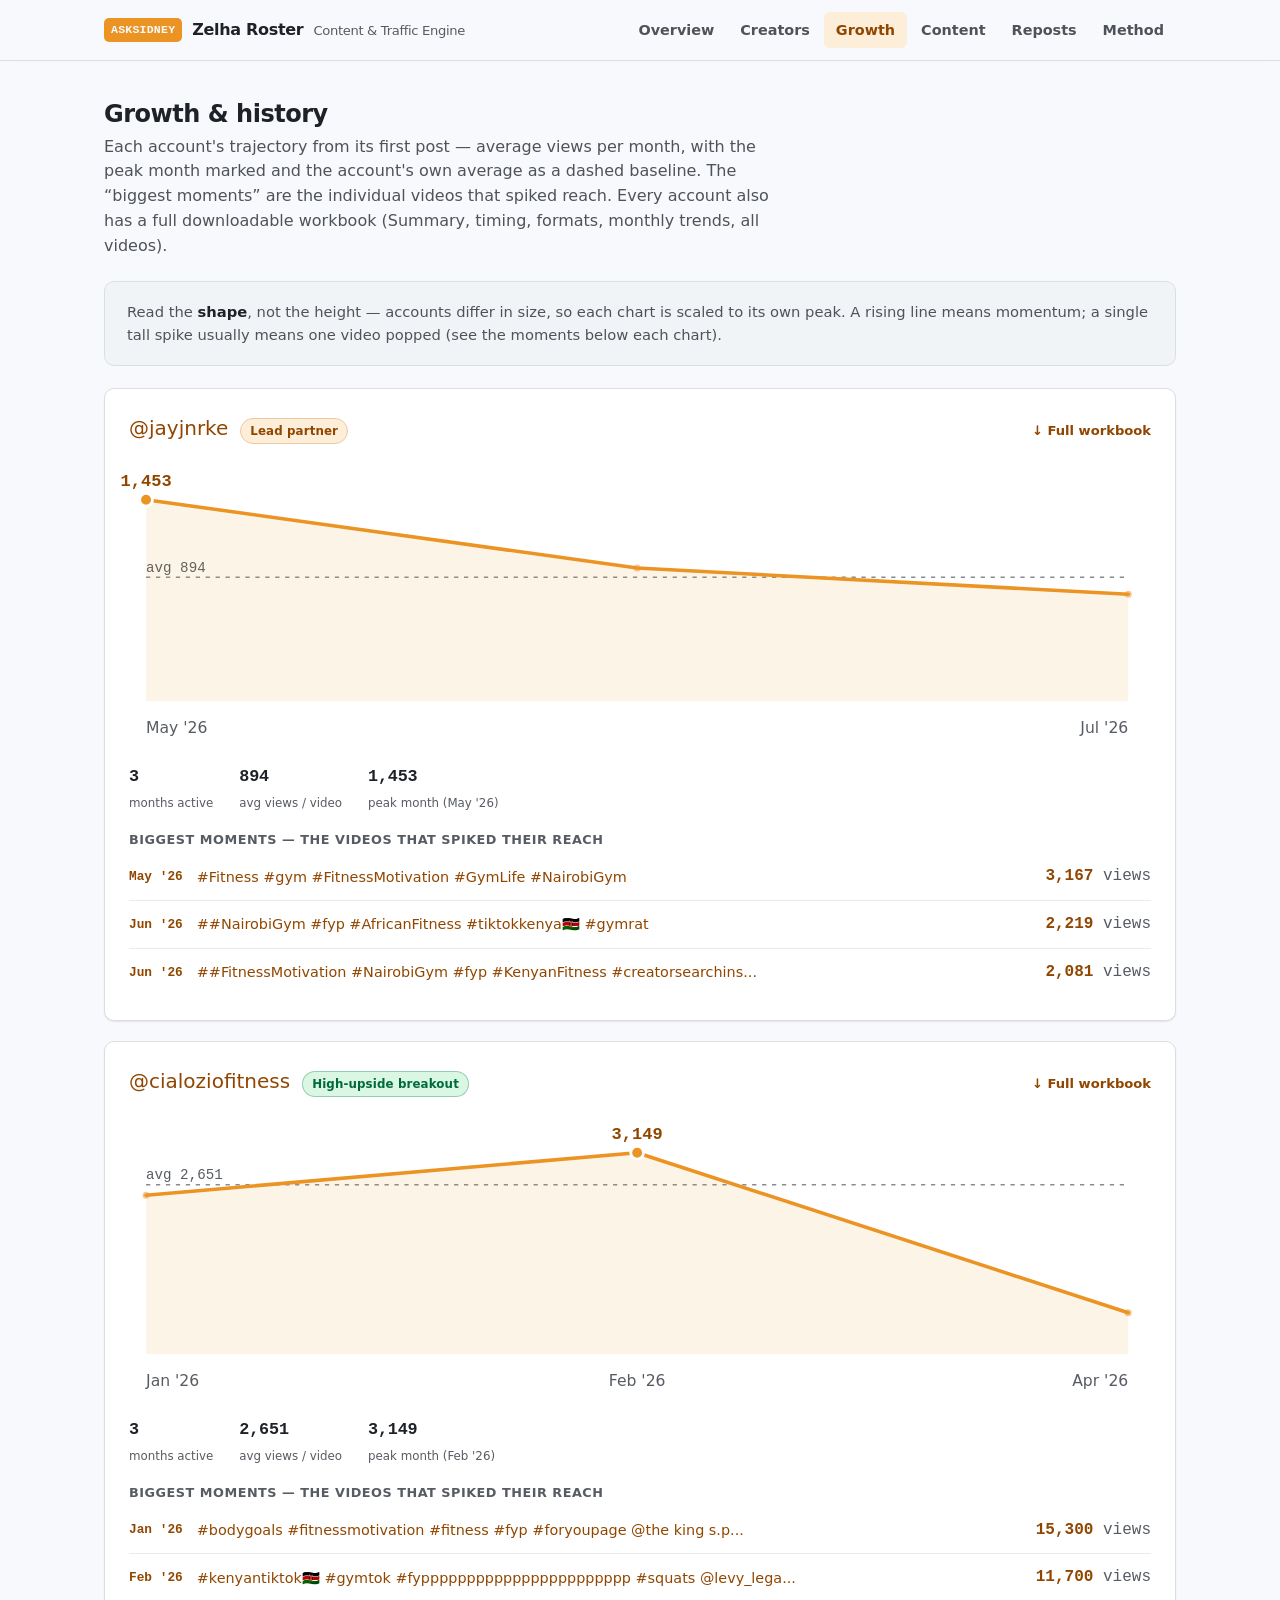
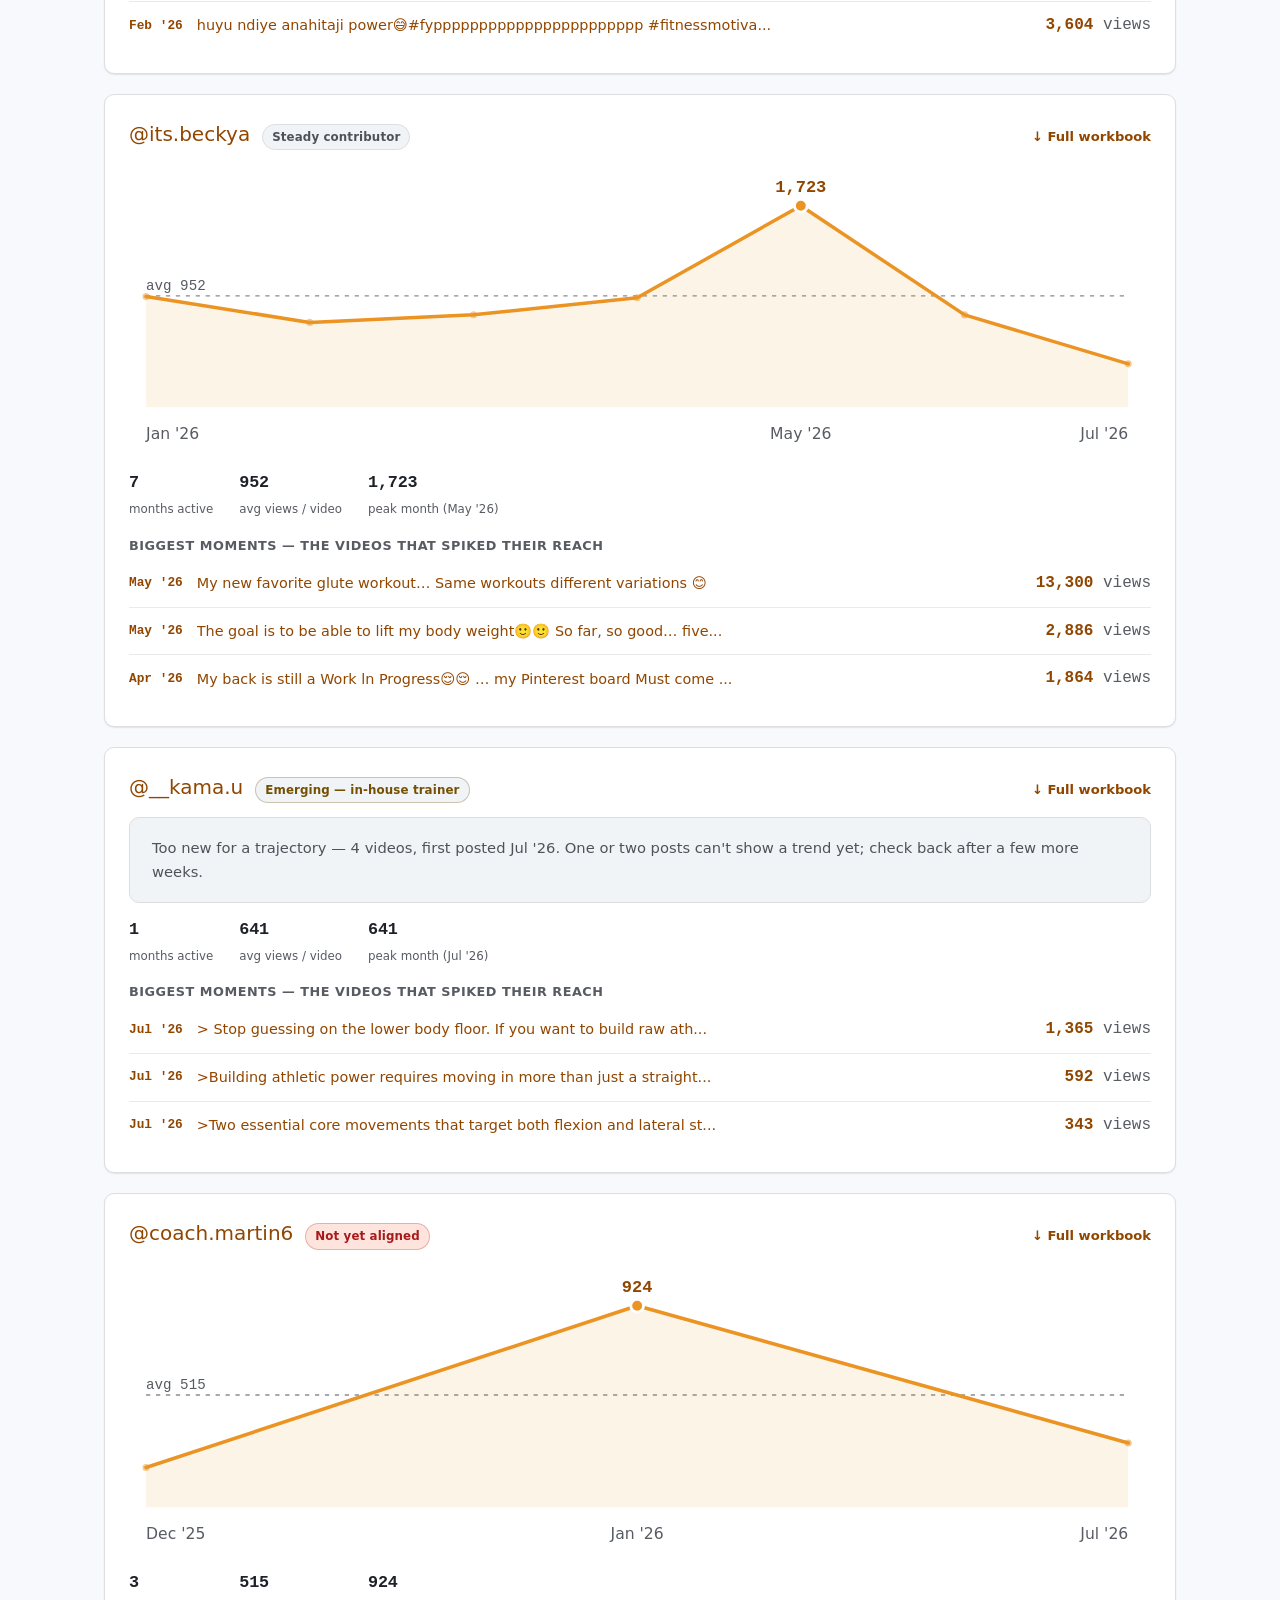
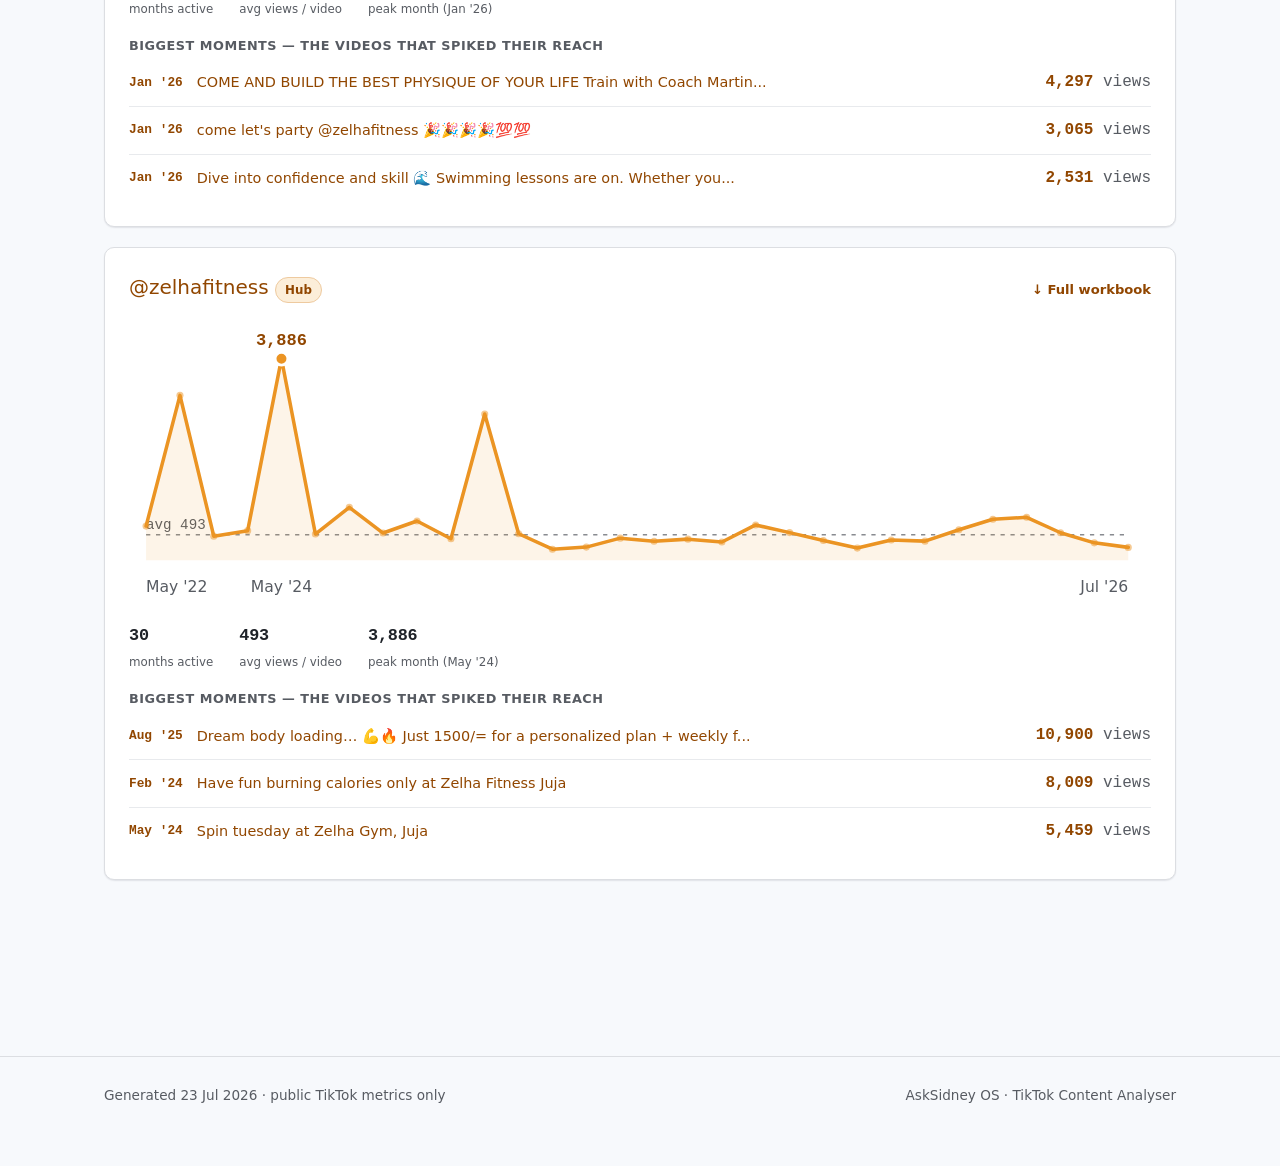
<file: growth.html>
<!doctype html>
<html lang="en">
<head>
<meta charset="utf-8">
<meta name="viewport" content="width=device-width, initial-scale=1">
<title>Growth · Zelha Roster Report</title>
<meta name="description" content="Which of Zelha Fitness's TikTok creators are worth contracting as influencers — a data analysis of gym content, engagement and reposts.">
<link rel="stylesheet" href="styles.css">
</head>
<body>
<header class="site-header"><div class="wrap">
  <span class="brand"><span class="mark">ASKSIDNEY</span> Zelha Roster <span class="sub">Content &amp; Traffic Engine</span></span>
  <nav class="nav"><a href="index.html">Overview</a><a href="creators.html">Creators</a><a href="growth.html" aria-current="page">Growth</a><a href="content.html">Content</a><a href="reposts.html">Reposts</a><a href="methodology.html">Method</a></nav>
</div></header>
<main>

  <section class="section" style="margin-top:40px">
    <h2>Growth &amp; history</h2>
    <p class="lede">Each account's trajectory from its first post — average views per month, with the
      peak month marked and the account's own average as a dashed baseline. The “biggest moments” are
      the individual videos that spiked reach. Every account also has a full downloadable workbook
      (Summary, timing, formats, monthly trends, all videos).</p>
    <div class="note" style="margin-bottom:22px">Read the <strong>shape</strong>, not the height —
      accounts differ in size, so each chart is scaled to its own peak. A rising line means momentum;
      a single tall spike usually means one video popped (see the moments below each chart).</div>
    <div style="display:flex;flex-direction:column;gap:20px">
    <section class="panel" id="jayjnrke">
      <div class="growth-head">
        <span class="handle" style="font-size:1.25rem"><a href="https://www.tiktok.com/@jayjnrke" target="_blank" rel="noopener">@jayjnrke</a></span>
        <span class="chip tier-lead">Lead partner</span>
        <a class="dl" href="workbooks/jayjnrke.xlsx" download>↓ Full workbook</a>
      </div>
      <div style="margin:16px 0 20px"><svg viewBox="0 0 720 200" class="spark" role="img" aria-label="Monthly average views trajectory">
      <line x1="12" y1="82.6" x2="704" y2="82.6" class="base"/>
      <text x="12" y="78.6" class="axm">avg 894</text>
      <path d="M12.0,170.0 L12.0,28.0 L358.0,76.1 L704.0,94.6 L704.0,170.0 Z" class="area"/>
      <polyline points="12.0,28.0 358.0,76.1 704.0,94.6" class="ln"/>
      <circle cx="12.0" cy="28.0" r="2.5" class="dot"/><circle cx="358.0" cy="76.1" r="2.5" class="dot"/><circle cx="704.0" cy="94.6" r="2.5" class="dot"/>
      <circle cx="12.0" cy="28.0" r="4.5" class="pk"/>
      <text x="12.0" y="18.0" text-anchor="middle" class="pkl">1,453</text>
      <text x="12.0" y="192" text-anchor="start" class="ax">May '26</text><text x="704.0" y="192" text-anchor="end" class="ax">Jul '26</text>
    </svg></div>
      <div class="metrics" style="margin-bottom:18px"><div class="metric"><b>3</b><span>months active</span></div><div class="metric"><b>894</b><span>avg views / video</span></div><div class="metric"><b>1,453</b><span>peak month (May '26)</span></div></div>
      <h4 style="font-size:0.8rem;text-transform:uppercase;letter-spacing:0.04em;color:var(--muted);margin-bottom:6px">Biggest moments — the videos that spiked their reach</h4>
      <div><a class="moment" href="https://www.tiktok.com/@jayjnrke/video/7644195592201063698" target="_blank" rel="noopener">
          <span class="mo">May '26</span>
          <span class="mt">#Fitness #gym #FitnessMotivation #GymLife #NairobiGym </span>
          <span class="mv">3,167 <span class="muted" style="font-weight:400">views</span></span>
        </a><a class="moment" href="https://www.tiktok.com/@jayjnrke/video/7650573144822009095" target="_blank" rel="noopener">
          <span class="mo">Jun '26</span>
          <span class="mt">##NairobiGym #fyp #AfricanFitness #tiktokkenya🇰🇪 #gymrat </span>
          <span class="mv">2,219 <span class="muted" style="font-weight:400">views</span></span>
        </a><a class="moment" href="https://www.tiktok.com/@jayjnrke/video/7651695755769531655" target="_blank" rel="noopener">
          <span class="mo">Jun '26</span>
          <span class="mt">##FitnessMotivation #NairobiGym #fyp #KenyanFitness #creatorsearchins...</span>
          <span class="mv">2,081 <span class="muted" style="font-weight:400">views</span></span>
        </a></div>
    </section>

    <section class="panel" id="cialoziofitness">
      <div class="growth-head">
        <span class="handle" style="font-size:1.25rem"><a href="https://www.tiktok.com/@cialoziofitness" target="_blank" rel="noopener">@cialoziofitness</a></span>
        <span class="chip tier-upside">High-upside breakout</span>
        <a class="dl" href="workbooks/cialoziofitness.xlsx" download>↓ Full workbook</a>
      </div>
      <div style="margin:16px 0 20px"><svg viewBox="0 0 720 200" class="spark" role="img" aria-label="Monthly average views trajectory">
      <line x1="12" y1="50.5" x2="704" y2="50.5" class="base"/>
      <text x="12" y="46.5" class="axm">avg 2,651</text>
      <path d="M12.0,170.0 L12.0,57.9 L358.0,28.0 L704.0,140.7 L704.0,170.0 Z" class="area"/>
      <polyline points="12.0,57.9 358.0,28.0 704.0,140.7" class="ln"/>
      <circle cx="12.0" cy="57.9" r="2.5" class="dot"/><circle cx="358.0" cy="28.0" r="2.5" class="dot"/><circle cx="704.0" cy="140.7" r="2.5" class="dot"/>
      <circle cx="358.0" cy="28.0" r="4.5" class="pk"/>
      <text x="358.0" y="18.0" text-anchor="middle" class="pkl">3,149</text>
      <text x="12.0" y="192" text-anchor="start" class="ax">Jan '26</text><text x="358.0" y="192" text-anchor="middle" class="ax">Feb '26</text><text x="704.0" y="192" text-anchor="end" class="ax">Apr '26</text>
    </svg></div>
      <div class="metrics" style="margin-bottom:18px"><div class="metric"><b>3</b><span>months active</span></div><div class="metric"><b>2,651</b><span>avg views / video</span></div><div class="metric"><b>3,149</b><span>peak month (Feb '26)</span></div></div>
      <h4 style="font-size:0.8rem;text-transform:uppercase;letter-spacing:0.04em;color:var(--muted);margin-bottom:6px">Biggest moments — the videos that spiked their reach</h4>
      <div><a class="moment" href="https://www.tiktok.com/@cialoziofitness/video/7597001027799272760" target="_blank" rel="noopener">
          <span class="mo">Jan '26</span>
          <span class="mt">#bodygoals #fitnessmotivation #fitness #fyp #foryoupage @the king s.p...</span>
          <span class="mv">15,300 <span class="muted" style="font-weight:400">views</span></span>
        </a><a class="moment" href="https://www.tiktok.com/@cialoziofitness/video/7603822300109999381" target="_blank" rel="noopener">
          <span class="mo">Feb '26</span>
          <span class="mt">#kenyantiktok🇰🇪 #gymtok #fyppppppppppppppppppppppp #squats @levy_lega...</span>
          <span class="mv">11,700 <span class="muted" style="font-weight:400">views</span></span>
        </a><a class="moment" href="https://www.tiktok.com/@cialoziofitness/video/7608943710193208597" target="_blank" rel="noopener">
          <span class="mo">Feb '26</span>
          <span class="mt">huyu ndiye anahitaji power😅#fyppppppppppppppppppppppp  #fitnessmotiva...</span>
          <span class="mv">3,604 <span class="muted" style="font-weight:400">views</span></span>
        </a></div>
    </section>

    <section class="panel" id="its.beckya">
      <div class="growth-head">
        <span class="handle" style="font-size:1.25rem"><a href="https://www.tiktok.com/@its.beckya" target="_blank" rel="noopener">@its.beckya</a></span>
        <span class="chip tier-steady">Steady contributor</span>
        <a class="dl" href="workbooks/its.beckya.xlsx" download>↓ Full workbook</a>
      </div>
      <div style="margin:16px 0 20px"><svg viewBox="0 0 720 200" class="spark" role="img" aria-label="Monthly average views trajectory">
      <line x1="12" y1="91.5" x2="704" y2="91.5" class="base"/>
      <text x="12" y="87.5" class="axm">avg 952</text>
      <path d="M12.0,170.0 L12.0,92.0 L127.3,110.2 L242.7,104.8 L358.0,92.8 L473.3,28.0 L588.7,104.9 L704.0,139.4 L704.0,170.0 Z" class="area"/>
      <polyline points="12.0,92.0 127.3,110.2 242.7,104.8 358.0,92.8 473.3,28.0 588.7,104.9 704.0,139.4" class="ln"/>
      <circle cx="12.0" cy="92.0" r="2.5" class="dot"/><circle cx="127.3" cy="110.2" r="2.5" class="dot"/><circle cx="242.7" cy="104.8" r="2.5" class="dot"/><circle cx="358.0" cy="92.8" r="2.5" class="dot"/><circle cx="473.3" cy="28.0" r="2.5" class="dot"/><circle cx="588.7" cy="104.9" r="2.5" class="dot"/><circle cx="704.0" cy="139.4" r="2.5" class="dot"/>
      <circle cx="473.3" cy="28.0" r="4.5" class="pk"/>
      <text x="473.3" y="18.0" text-anchor="middle" class="pkl">1,723</text>
      <text x="12.0" y="192" text-anchor="start" class="ax">Jan '26</text><text x="473.3" y="192" text-anchor="middle" class="ax">May '26</text><text x="704.0" y="192" text-anchor="end" class="ax">Jul '26</text>
    </svg></div>
      <div class="metrics" style="margin-bottom:18px"><div class="metric"><b>7</b><span>months active</span></div><div class="metric"><b>952</b><span>avg views / video</span></div><div class="metric"><b>1,723</b><span>peak month (May '26)</span></div></div>
      <h4 style="font-size:0.8rem;text-transform:uppercase;letter-spacing:0.04em;color:var(--muted);margin-bottom:6px">Biggest moments — the videos that spiked their reach</h4>
      <div><a class="moment" href="https://www.tiktok.com/@its.beckya/video/7642352279072525589" target="_blank" rel="noopener">
          <span class="mo">May '26</span>
          <span class="mt">My new favorite glute workout… Same workouts different variations 😊</span>
          <span class="mv">13,300 <span class="muted" style="font-weight:400">views</span></span>
        </a><a class="moment" href="https://www.tiktok.com/@its.beckya/video/7637243434490760468" target="_blank" rel="noopener">
          <span class="mo">May '26</span>
          <span class="mt">The goal is to be able to lift my body weight🙂🙂 So far, so good… five...</span>
          <span class="mv">2,886 <span class="muted" style="font-weight:400">views</span></span>
        </a><a class="moment" href="https://www.tiktok.com/@its.beckya/video/7627565415266389268" target="_blank" rel="noopener">
          <span class="mo">Apr '26</span>
          <span class="mt">My back is still a Work ln Progress😌😌 … my Pinterest board Must come ...</span>
          <span class="mv">1,864 <span class="muted" style="font-weight:400">views</span></span>
        </a></div>
    </section>

    <section class="panel" id="__kama.u">
      <div class="growth-head">
        <span class="handle" style="font-size:1.25rem"><a href="https://www.tiktok.com/@__kama.u" target="_blank" rel="noopener">@__kama.u</a></span>
        <span class="chip tier-watch">Emerging — in-house trainer</span>
        <a class="dl" href="workbooks/__kama.u.xlsx" download>↓ Full workbook</a>
      </div>
      <div class="note" style="margin:14px 0">Too new for a trajectory — 4 videos, first posted Jul '26. One or two posts can't show a trend yet; check back after a few more weeks.</div>
      <div class="metrics" style="margin-bottom:18px"><div class="metric"><b>1</b><span>months active</span></div><div class="metric"><b>641</b><span>avg views / video</span></div><div class="metric"><b>641</b><span>peak month (Jul '26)</span></div></div>
      <h4 style="font-size:0.8rem;text-transform:uppercase;letter-spacing:0.04em;color:var(--muted);margin-bottom:6px">Biggest moments — the videos that spiked their reach</h4>
      <div><a class="moment" href="https://www.tiktok.com/@__kama.u/video/7662414536623787272" target="_blank" rel="noopener">
          <span class="mo">Jul '26</span>
          <span class="mt">&gt; Stop guessing on the lower body floor. If you want to build raw ath...</span>
          <span class="mv">1,365 <span class="muted" style="font-weight:400">views</span></span>
        </a><a class="moment" href="https://www.tiktok.com/@__kama.u/video/7663172507222052114" target="_blank" rel="noopener">
          <span class="mo">Jul '26</span>
          <span class="mt">&gt;Building athletic power requires moving in more than just a straight...</span>
          <span class="mv">592 <span class="muted" style="font-weight:400">views</span></span>
        </a><a class="moment" href="https://www.tiktok.com/@__kama.u/video/7663168148392201490" target="_blank" rel="noopener">
          <span class="mo">Jul '26</span>
          <span class="mt">&gt;Two essential core movements that target both flexion and lateral st...</span>
          <span class="mv">343 <span class="muted" style="font-weight:400">views</span></span>
        </a></div>
    </section>

    <section class="panel" id="coach.martin6">
      <div class="growth-head">
        <span class="handle" style="font-size:1.25rem"><a href="https://www.tiktok.com/@coach.martin6" target="_blank" rel="noopener">@coach.martin6</a></span>
        <span class="chip tier-hold">Not yet aligned</span>
        <a class="dl" href="workbooks/coach.martin6.xlsx" download>↓ Full workbook</a>
      </div>
      <div style="margin:16px 0 20px"><svg viewBox="0 0 720 200" class="spark" role="img" aria-label="Monthly average views trajectory">
      <line x1="12" y1="90.9" x2="704" y2="90.9" class="base"/>
      <text x="12" y="86.9" class="axm">avg 515</text>
      <path d="M12.0,170.0 L12.0,142.0 L358.0,28.0 L704.0,124.7 L704.0,170.0 Z" class="area"/>
      <polyline points="12.0,142.0 358.0,28.0 704.0,124.7" class="ln"/>
      <circle cx="12.0" cy="142.0" r="2.5" class="dot"/><circle cx="358.0" cy="28.0" r="2.5" class="dot"/><circle cx="704.0" cy="124.7" r="2.5" class="dot"/>
      <circle cx="358.0" cy="28.0" r="4.5" class="pk"/>
      <text x="358.0" y="18.0" text-anchor="middle" class="pkl">924</text>
      <text x="12.0" y="192" text-anchor="start" class="ax">Dec '25</text><text x="358.0" y="192" text-anchor="middle" class="ax">Jan '26</text><text x="704.0" y="192" text-anchor="end" class="ax">Jul '26</text>
    </svg></div>
      <div class="metrics" style="margin-bottom:18px"><div class="metric"><b>3</b><span>months active</span></div><div class="metric"><b>515</b><span>avg views / video</span></div><div class="metric"><b>924</b><span>peak month (Jan '26)</span></div></div>
      <h4 style="font-size:0.8rem;text-transform:uppercase;letter-spacing:0.04em;color:var(--muted);margin-bottom:6px">Biggest moments — the videos that spiked their reach</h4>
      <div><a class="moment" href="https://www.tiktok.com/@coach.martin6/video/7594061749280591116" target="_blank" rel="noopener">
          <span class="mo">Jan '26</span>
          <span class="mt">COME AND BUILD THE BEST PHYSIQUE OF YOUR LIFE Train with Coach Martin...</span>
          <span class="mv">4,297 <span class="muted" style="font-weight:400">views</span></span>
        </a><a class="moment" href="https://www.tiktok.com/@coach.martin6/video/7599653591070117140" target="_blank" rel="noopener">
          <span class="mo">Jan '26</span>
          <span class="mt">come let&#x27;s party @zelhafitness 🎉🎉🎉🎉💯💯</span>
          <span class="mv">3,065 <span class="muted" style="font-weight:400">views</span></span>
        </a><a class="moment" href="https://www.tiktok.com/@coach.martin6/video/7596788665569824012" target="_blank" rel="noopener">
          <span class="mo">Jan '26</span>
          <span class="mt">Dive into confidence and skill 🌊 Swimming lessons are on. Whether you...</span>
          <span class="mv">2,531 <span class="muted" style="font-weight:400">views</span></span>
        </a></div>
    </section>

    <section class="panel" id="zelhafitness">
      <div class="growth-head">
        <span class="handle" style="font-size:1.25rem"><a href="https://www.tiktok.com/@zelhafitness" target="_blank" rel="noopener">@zelhafitness <span class="chip tier-lead">Hub</span></a></span>
        
        <a class="dl" href="workbooks/zelhafitness.xlsx" download>↓ Full workbook</a>
      </div>
      <div style="margin:16px 0 20px"><svg viewBox="0 0 720 200" class="spark" role="img" aria-label="Monthly average views trajectory">
      <line x1="12" y1="152.0" x2="704" y2="152.0" class="base"/>
      <text x="12" y="148.0" class="axm">avg 493</text>
      <path d="M12.0,170.0 L12.0,145.9 L35.9,53.8 L59.7,153.0 L83.6,149.1 L107.4,28.0 L131.3,151.5 L155.2,132.7 L179.0,150.8 L202.9,142.3 L226.8,154.8 L250.6,66.9 L274.5,151.3 L298.3,162.2 L322.2,160.7 L346.1,154.4 L369.9,156.6 L393.8,155.1 L417.7,157.1 L441.5,145.1 L465.4,150.5 L489.2,156.1 L513.1,161.4 L537.0,155.7 L560.8,156.5 L584.7,148.5 L608.6,141.1 L632.4,139.7 L656.3,150.6 L680.1,157.7 L704.0,160.9 L704.0,170.0 Z" class="area"/>
      <polyline points="12.0,145.9 35.9,53.8 59.7,153.0 83.6,149.1 107.4,28.0 131.3,151.5 155.2,132.7 179.0,150.8 202.9,142.3 226.8,154.8 250.6,66.9 274.5,151.3 298.3,162.2 322.2,160.7 346.1,154.4 369.9,156.6 393.8,155.1 417.7,157.1 441.5,145.1 465.4,150.5 489.2,156.1 513.1,161.4 537.0,155.7 560.8,156.5 584.7,148.5 608.6,141.1 632.4,139.7 656.3,150.6 680.1,157.7 704.0,160.9" class="ln"/>
      <circle cx="12.0" cy="145.9" r="2.5" class="dot"/><circle cx="35.9" cy="53.8" r="2.5" class="dot"/><circle cx="59.7" cy="153.0" r="2.5" class="dot"/><circle cx="83.6" cy="149.1" r="2.5" class="dot"/><circle cx="107.4" cy="28.0" r="2.5" class="dot"/><circle cx="131.3" cy="151.5" r="2.5" class="dot"/><circle cx="155.2" cy="132.7" r="2.5" class="dot"/><circle cx="179.0" cy="150.8" r="2.5" class="dot"/><circle cx="202.9" cy="142.3" r="2.5" class="dot"/><circle cx="226.8" cy="154.8" r="2.5" class="dot"/><circle cx="250.6" cy="66.9" r="2.5" class="dot"/><circle cx="274.5" cy="151.3" r="2.5" class="dot"/><circle cx="298.3" cy="162.2" r="2.5" class="dot"/><circle cx="322.2" cy="160.7" r="2.5" class="dot"/><circle cx="346.1" cy="154.4" r="2.5" class="dot"/><circle cx="369.9" cy="156.6" r="2.5" class="dot"/><circle cx="393.8" cy="155.1" r="2.5" class="dot"/><circle cx="417.7" cy="157.1" r="2.5" class="dot"/><circle cx="441.5" cy="145.1" r="2.5" class="dot"/><circle cx="465.4" cy="150.5" r="2.5" class="dot"/><circle cx="489.2" cy="156.1" r="2.5" class="dot"/><circle cx="513.1" cy="161.4" r="2.5" class="dot"/><circle cx="537.0" cy="155.7" r="2.5" class="dot"/><circle cx="560.8" cy="156.5" r="2.5" class="dot"/><circle cx="584.7" cy="148.5" r="2.5" class="dot"/><circle cx="608.6" cy="141.1" r="2.5" class="dot"/><circle cx="632.4" cy="139.7" r="2.5" class="dot"/><circle cx="656.3" cy="150.6" r="2.5" class="dot"/><circle cx="680.1" cy="157.7" r="2.5" class="dot"/><circle cx="704.0" cy="160.9" r="2.5" class="dot"/>
      <circle cx="107.4" cy="28.0" r="4.5" class="pk"/>
      <text x="107.4" y="18.0" text-anchor="middle" class="pkl">3,886</text>
      <text x="12.0" y="192" text-anchor="start" class="ax">May '22</text><text x="107.4" y="192" text-anchor="middle" class="ax">May '24</text><text x="704.0" y="192" text-anchor="end" class="ax">Jul '26</text>
    </svg></div>
      <div class="metrics" style="margin-bottom:18px"><div class="metric"><b>30</b><span>months active</span></div><div class="metric"><b>493</b><span>avg views / video</span></div><div class="metric"><b>3,886</b><span>peak month (May '24)</span></div></div>
      <h4 style="font-size:0.8rem;text-transform:uppercase;letter-spacing:0.04em;color:var(--muted);margin-bottom:6px">Biggest moments — the videos that spiked their reach</h4>
      <div><a class="moment" href="https://www.tiktok.com/@zelhafitness/video/7539824850697866502" target="_blank" rel="noopener">
          <span class="mo">Aug '25</span>
          <span class="mt">Dream body loading… 💪🔥 Just 1500/= for a personalized plan + weekly f...</span>
          <span class="mv">10,900 <span class="muted" style="font-weight:400">views</span></span>
        </a><a class="moment" href="https://www.tiktok.com/@zelhafitness/video/7337785659991624966" target="_blank" rel="noopener">
          <span class="mo">Feb '24</span>
          <span class="mt">Have fun burning calories only at Zelha Fitness Juja</span>
          <span class="mv">8,009 <span class="muted" style="font-weight:400">views</span></span>
        </a><a class="moment" href="https://www.tiktok.com/@zelhafitness/video/7374108013893930246" target="_blank" rel="noopener">
          <span class="mo">May '24</span>
          <span class="mt">Spin tuesday at Zelha Gym, Juja</span>
          <span class="mv">5,459 <span class="muted" style="font-weight:400">views</span></span>
        </a></div>
    </section></div>
  </section>

</main>
<footer class="site-footer"><div class="wrap">
  <span>Generated 23 Jul 2026 · public TikTok metrics only</span>
  <span>AskSidney OS · TikTok Content Analyser</span>
</div></footer>
</body>
</html>
</file>
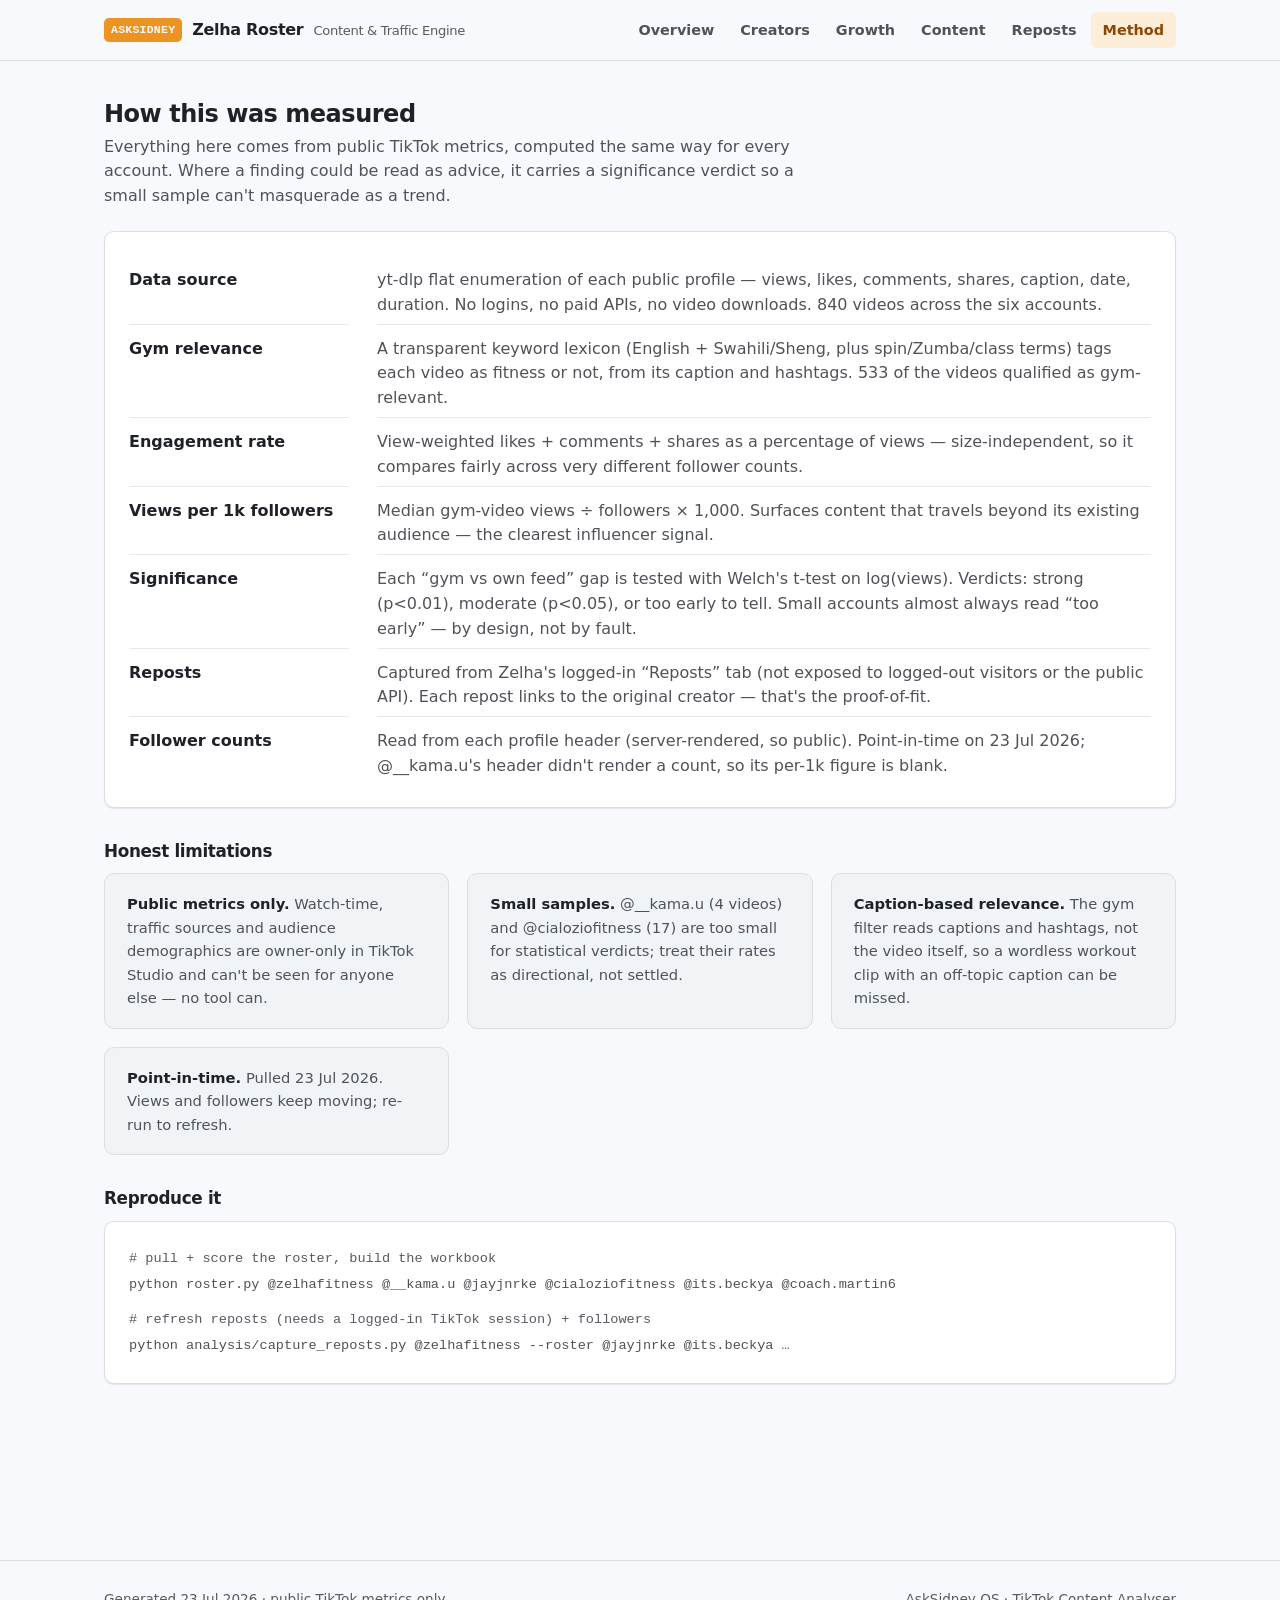
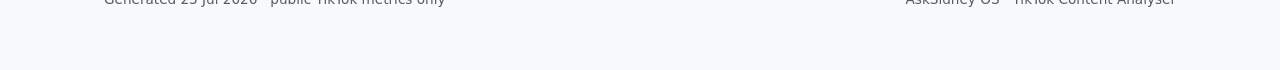
<file: methodology.html>
<!doctype html>
<html lang="en">
<head>
<meta charset="utf-8">
<meta name="viewport" content="width=device-width, initial-scale=1">
<title>Method · Zelha Roster Report</title>
<meta name="description" content="Which of Zelha Fitness's TikTok creators are worth contracting as influencers — a data analysis of gym content, engagement and reposts.">
<link rel="stylesheet" href="styles.css">
</head>
<body>
<header class="site-header"><div class="wrap">
  <span class="brand"><span class="mark">ASKSIDNEY</span> Zelha Roster <span class="sub">Content &amp; Traffic Engine</span></span>
  <nav class="nav"><a href="index.html">Overview</a><a href="creators.html">Creators</a><a href="growth.html">Growth</a><a href="content.html">Content</a><a href="reposts.html">Reposts</a><a href="methodology.html" aria-current="page">Method</a></nav>
</div></header>
<main>

  <section class="section" style="margin-top:40px">
    <h2>How this was measured</h2>
    <p class="lede">Everything here comes from public TikTok metrics, computed the same way for every
      account. Where a finding could be read as advice, it carries a significance verdict so a small
      sample can't masquerade as a trend.</p>
    <div class="panel"><dl class="deflist"><dt>Data source</dt><dd>yt-dlp flat enumeration of each public profile — views, likes, comments, shares, caption, date, duration. No logins, no paid APIs, no video downloads. 840 videos across the six accounts.</dd><dt>Gym relevance</dt><dd>A transparent keyword lexicon (English + Swahili/Sheng, plus spin/Zumba/class terms) tags each video as fitness or not, from its caption and hashtags. 533 of the videos qualified as gym-relevant.</dd><dt>Engagement rate</dt><dd>View-weighted likes + comments + shares as a percentage of views — size-independent, so it compares fairly across very different follower counts.</dd><dt>Views per 1k followers</dt><dd>Median gym-video views ÷ followers × 1,000. Surfaces content that travels beyond its existing audience — the clearest influencer signal.</dd><dt>Significance</dt><dd>Each “gym vs own feed” gap is tested with Welch&#x27;s t-test on log(views). Verdicts: strong (p&lt;0.01), moderate (p&lt;0.05), or too early to tell. Small accounts almost always read “too early” — by design, not by fault.</dd><dt>Reposts</dt><dd>Captured from Zelha&#x27;s logged-in “Reposts” tab (not exposed to logged-out visitors or the public API). Each repost links to the original creator — that&#x27;s the proof-of-fit.</dd><dt>Follower counts</dt><dd>Read from each profile header (server-rendered, so public). Point-in-time on 23 Jul 2026; @__kama.u&#x27;s header didn&#x27;t render a count, so its per-1k figure is blank.</dd></dl></div>

    <h3 style="font-size:1.05rem;margin:34px 0 12px">Honest limitations</h3>
    <div class="grid-2">
      <div class="note"><strong>Public metrics only.</strong> Watch-time, traffic sources and audience
        demographics are owner-only in TikTok Studio and can't be seen for anyone else — no tool can.</div>
      <div class="note"><strong>Small samples.</strong> @__kama.u (4 videos) and @cialoziofitness (17)
        are too small for statistical verdicts; treat their rates as directional, not settled.</div>
      <div class="note"><strong>Caption-based relevance.</strong> The gym filter reads captions and
        hashtags, not the video itself, so a wordless workout clip with an off-topic caption can be missed.</div>
      <div class="note"><strong>Point-in-time.</strong> Pulled 23 Jul 2026. Views and followers keep moving;
        re-run to refresh.</div>
    </div>

    <h3 style="font-size:1.05rem;margin:34px 0 12px">Reproduce it</h3>
    <div class="panel" style="font-family:var(--mono);font-size:0.85rem;line-height:1.9;color:var(--ink-soft)">
      <div><span class="muted"># pull + score the roster, build the workbook</span></div>
      <div>python roster.py @zelhafitness @__kama.u @jayjnrke @cialoziofitness @its.beckya @coach.martin6</div>
      <div style="margin-top:10px"><span class="muted"># refresh reposts (needs a logged-in TikTok session) + followers</span></div>
      <div>python analysis/capture_reposts.py @zelhafitness --roster @jayjnrke @its.beckya …</div>
    </div>
  </section>

</main>
<footer class="site-footer"><div class="wrap">
  <span>Generated 23 Jul 2026 · public TikTok metrics only</span>
  <span>AskSidney OS · TikTok Content Analyser</span>
</div></footer>
</body>
</html>
</file>
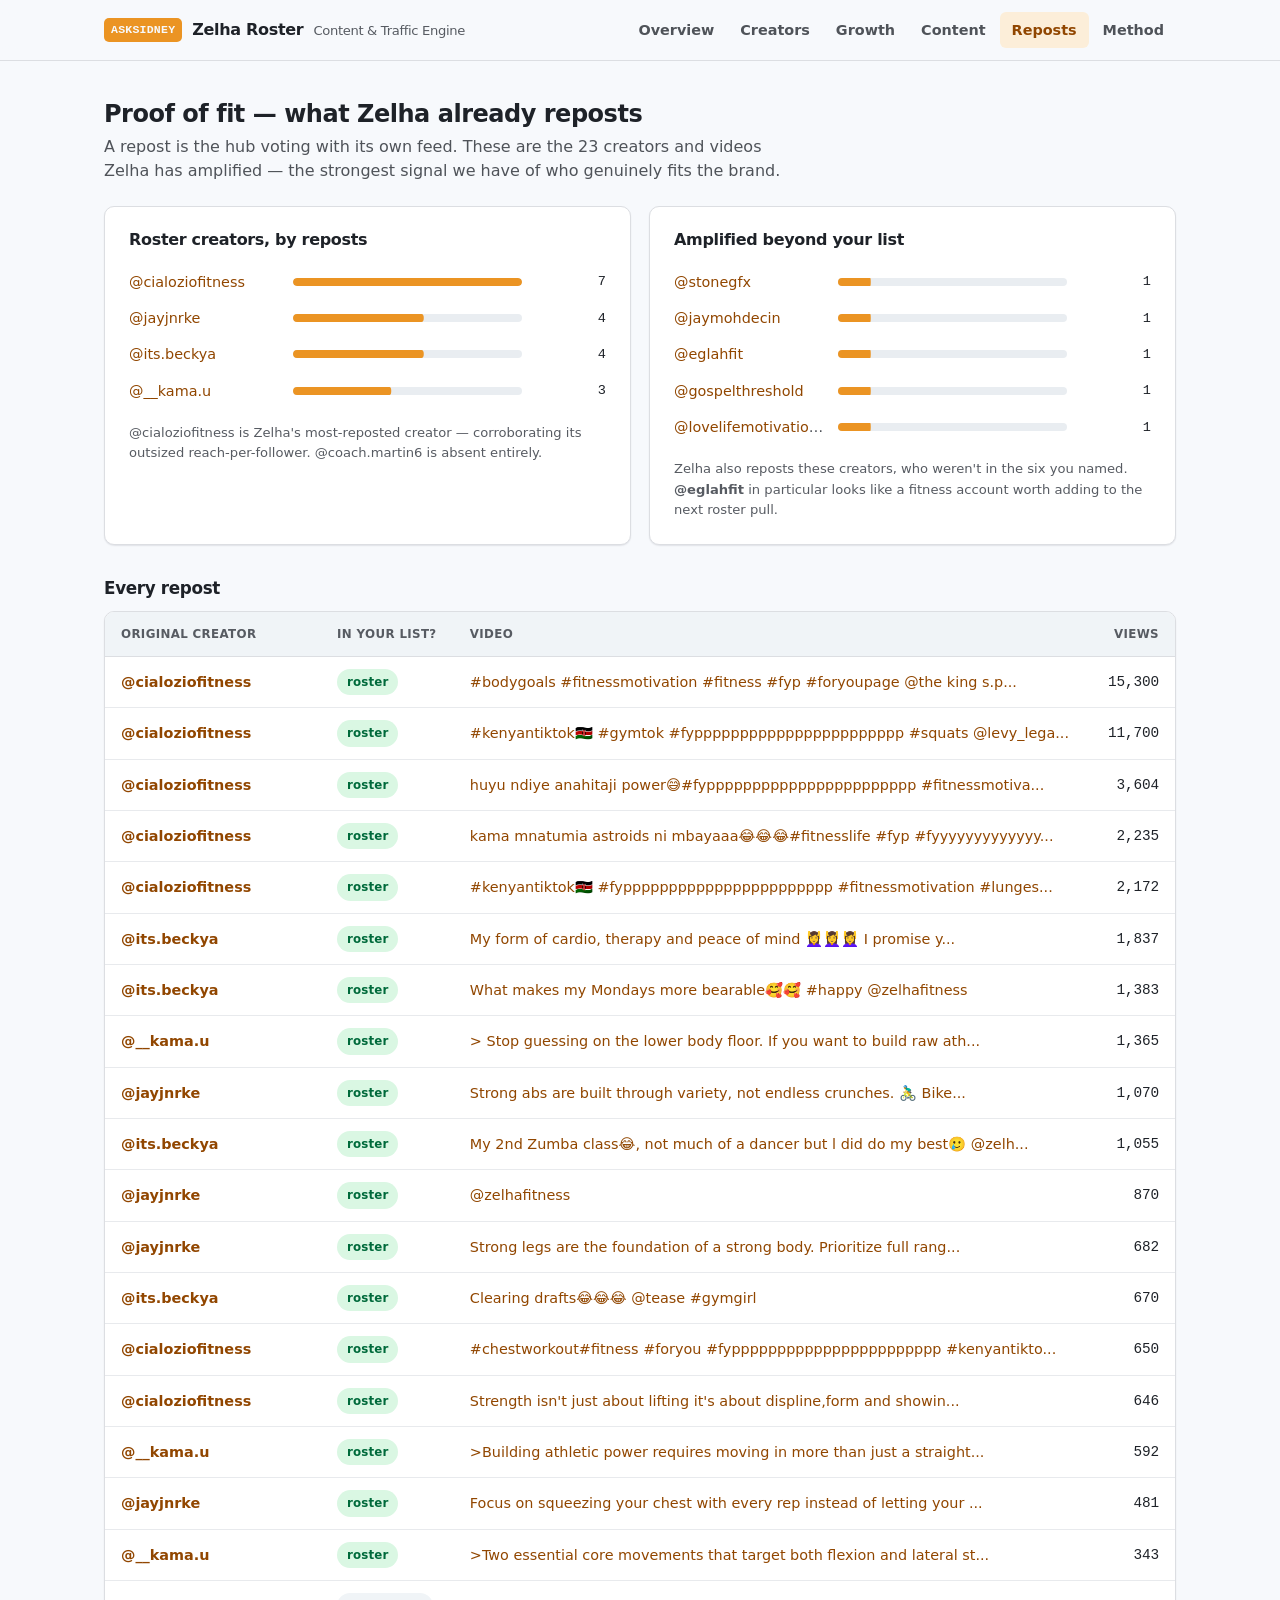
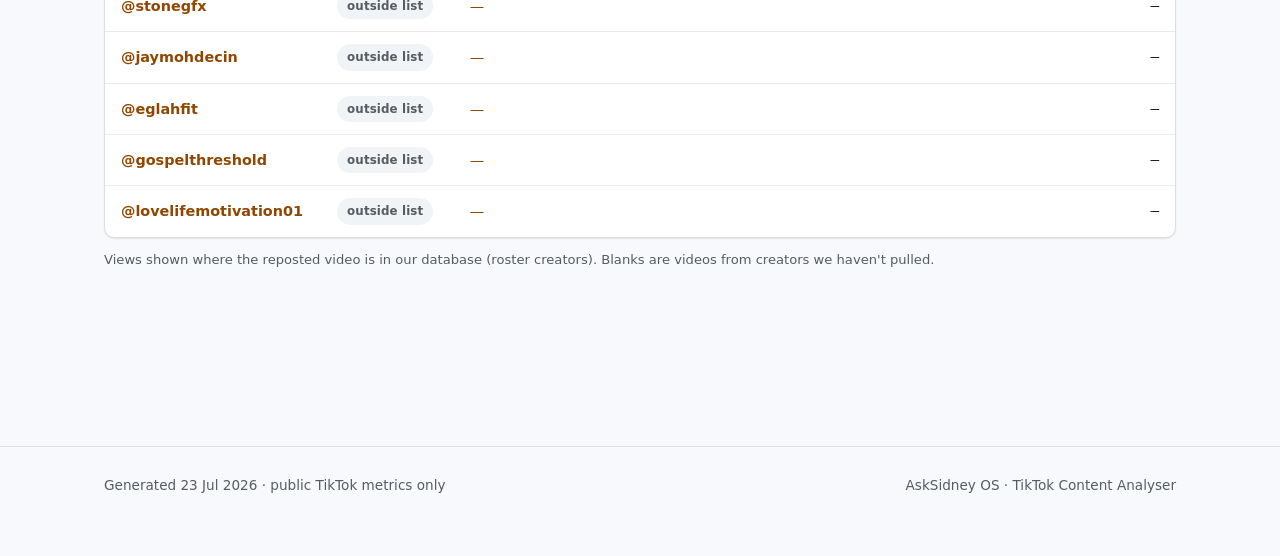
<file: reposts.html>
<!doctype html>
<html lang="en">
<head>
<meta charset="utf-8">
<meta name="viewport" content="width=device-width, initial-scale=1">
<title>Reposts · Zelha Roster Report</title>
<meta name="description" content="Which of Zelha Fitness's TikTok creators are worth contracting as influencers — a data analysis of gym content, engagement and reposts.">
<link rel="stylesheet" href="styles.css">
</head>
<body>
<header class="site-header"><div class="wrap">
  <span class="brand"><span class="mark">ASKSIDNEY</span> Zelha Roster <span class="sub">Content &amp; Traffic Engine</span></span>
  <nav class="nav"><a href="index.html">Overview</a><a href="creators.html">Creators</a><a href="growth.html">Growth</a><a href="content.html">Content</a><a href="reposts.html" aria-current="page">Reposts</a><a href="methodology.html">Method</a></nav>
</div></header>
<main>

  <section class="section" style="margin-top:40px">
    <h2>Proof of fit — what Zelha already reposts</h2>
    <p class="lede">A repost is the hub voting with its own feed. These are the 23 creators
      and videos Zelha has amplified — the strongest signal we have of who genuinely fits the brand.</p>

    <div class="grid-2">
      <div class="panel">
        <h3 style="font-size:1rem;margin-bottom:14px">Roster creators, by reposts</h3>
        <div class="barrow"><span class="lbl"><a href="https://www.tiktok.com/@cialoziofitness" target="_blank" rel="noopener">@cialoziofitness</a></span><div class="bar "><span style="--s:1.000"></span></div><span class="val">7</span></div><div class="barrow"><span class="lbl"><a href="https://www.tiktok.com/@jayjnrke" target="_blank" rel="noopener">@jayjnrke</a></span><div class="bar "><span style="--s:0.571"></span></div><span class="val">4</span></div><div class="barrow"><span class="lbl"><a href="https://www.tiktok.com/@its.beckya" target="_blank" rel="noopener">@its.beckya</a></span><div class="bar "><span style="--s:0.571"></span></div><span class="val">4</span></div><div class="barrow"><span class="lbl"><a href="https://www.tiktok.com/@__kama.u" target="_blank" rel="noopener">@__kama.u</a></span><div class="bar "><span style="--s:0.429"></span></div><span class="val">3</span></div>
        <p class="muted" style="font-size:0.82rem;margin-top:14px">@cialoziofitness is Zelha's most-reposted
          creator — corroborating its outsized reach-per-follower. @coach.martin6 is absent entirely.</p>
      </div>
      <div class="panel">
        <h3 style="font-size:1rem;margin-bottom:14px">Amplified beyond your list</h3>
        <div class="barrow"><span class="lbl"><a href="https://www.tiktok.com/@stonegfx" target="_blank" rel="noopener">@stonegfx</a></span><div class="bar "><span style="--s:0.143"></span></div><span class="val">1</span></div><div class="barrow"><span class="lbl"><a href="https://www.tiktok.com/@jaymohdecin" target="_blank" rel="noopener">@jaymohdecin</a></span><div class="bar "><span style="--s:0.143"></span></div><span class="val">1</span></div><div class="barrow"><span class="lbl"><a href="https://www.tiktok.com/@eglahfit" target="_blank" rel="noopener">@eglahfit</a></span><div class="bar "><span style="--s:0.143"></span></div><span class="val">1</span></div><div class="barrow"><span class="lbl"><a href="https://www.tiktok.com/@gospelthreshold" target="_blank" rel="noopener">@gospelthreshold</a></span><div class="bar "><span style="--s:0.143"></span></div><span class="val">1</span></div><div class="barrow"><span class="lbl"><a href="https://www.tiktok.com/@lovelifemotivation01" target="_blank" rel="noopener">@lovelifemotivation01</a></span><div class="bar "><span style="--s:0.143"></span></div><span class="val">1</span></div>
        <p class="muted" style="font-size:0.82rem;margin-top:14px">Zelha also reposts these creators, who
          weren't in the six you named. <strong>@eglahfit</strong> in particular looks like a fitness
          account worth adding to the next roster pull.</p>
      </div>
    </div>

    <h3 style="font-size:1.05rem;margin:34px 0 12px">Every repost</h3>
    <div class="table-wrap">
      <table>
        <thead><tr><th>Original creator</th><th>In your list?</th><th>Video</th><th class="r">Views</th></tr></thead>
        <tbody><tr>
          <td class="cellhandle"><a href="https://www.tiktok.com/@cialoziofitness" target="_blank" rel="noopener">@cialoziofitness</a></td>
          <td><span class="chip amp">roster</span></td>
          <td><a href="https://www.tiktok.com/@cialoziofitness/video/7597001027799272760" target="_blank" rel="noopener">#bodygoals #fitnessmotivation #fitness #fyp #foryoupage @the king s.p...</a></td>
          <td class="n">15,300</td>
        </tr><tr>
          <td class="cellhandle"><a href="https://www.tiktok.com/@cialoziofitness" target="_blank" rel="noopener">@cialoziofitness</a></td>
          <td><span class="chip amp">roster</span></td>
          <td><a href="https://www.tiktok.com/@cialoziofitness/video/7603822300109999381" target="_blank" rel="noopener">#kenyantiktok🇰🇪 #gymtok #fyppppppppppppppppppppppp #squats @levy_lega...</a></td>
          <td class="n">11,700</td>
        </tr><tr>
          <td class="cellhandle"><a href="https://www.tiktok.com/@cialoziofitness" target="_blank" rel="noopener">@cialoziofitness</a></td>
          <td><span class="chip amp">roster</span></td>
          <td><a href="https://www.tiktok.com/@cialoziofitness/video/7608943710193208597" target="_blank" rel="noopener">huyu ndiye anahitaji power😅#fyppppppppppppppppppppppp  #fitnessmotiva...</a></td>
          <td class="n">3,604</td>
        </tr><tr>
          <td class="cellhandle"><a href="https://www.tiktok.com/@cialoziofitness" target="_blank" rel="noopener">@cialoziofitness</a></td>
          <td><span class="chip amp">roster</span></td>
          <td><a href="https://www.tiktok.com/@cialoziofitness/video/7592690607416446264" target="_blank" rel="noopener">kama mnatumia astroids ni mbayaaa😂😂😂#fitnesslife #fyp #fyyyyyyyyyyyyy...</a></td>
          <td class="n">2,235</td>
        </tr><tr>
          <td class="cellhandle"><a href="https://www.tiktok.com/@cialoziofitness" target="_blank" rel="noopener">@cialoziofitness</a></td>
          <td><span class="chip amp">roster</span></td>
          <td><a href="https://www.tiktok.com/@cialoziofitness/video/7603461792479612181" target="_blank" rel="noopener">#kenyantiktok🇰🇪 #fyppppppppppppppppppppppp #fitnessmotivation #lunges...</a></td>
          <td class="n">2,172</td>
        </tr><tr>
          <td class="cellhandle"><a href="https://www.tiktok.com/@its.beckya" target="_blank" rel="noopener">@its.beckya</a></td>
          <td><span class="chip amp">roster</span></td>
          <td><a href="https://www.tiktok.com/@its.beckya/video/7628509077622082837" target="_blank" rel="noopener">My form of cardio, therapy and peace of mind 💆‍♀️💆‍♀️💆‍♀️ I promise y...</a></td>
          <td class="n">1,837</td>
        </tr><tr>
          <td class="cellhandle"><a href="https://www.tiktok.com/@its.beckya" target="_blank" rel="noopener">@its.beckya</a></td>
          <td><span class="chip amp">roster</span></td>
          <td><a href="https://www.tiktok.com/@its.beckya/video/7636697526208367893" target="_blank" rel="noopener">What makes my Mondays more bearable🥰🥰 #happy @zelhafitness </a></td>
          <td class="n">1,383</td>
        </tr><tr>
          <td class="cellhandle"><a href="https://www.tiktok.com/@__kama.u" target="_blank" rel="noopener">@__kama.u</a></td>
          <td><span class="chip amp">roster</span></td>
          <td><a href="https://www.tiktok.com/@__kama.u/video/7662414536623787272" target="_blank" rel="noopener">&gt; Stop guessing on the lower body floor. If you want to build raw ath...</a></td>
          <td class="n">1,365</td>
        </tr><tr>
          <td class="cellhandle"><a href="https://www.tiktok.com/@jayjnrke" target="_blank" rel="noopener">@jayjnrke</a></td>
          <td><span class="chip amp">roster</span></td>
          <td><a href="https://www.tiktok.com/@jayjnrke/video/7660195770896764180" target="_blank" rel="noopener">Strong abs are built through variety, not endless crunches. 🚴‍♂️ Bike...</a></td>
          <td class="n">1,070</td>
        </tr><tr>
          <td class="cellhandle"><a href="https://www.tiktok.com/@its.beckya" target="_blank" rel="noopener">@its.beckya</a></td>
          <td><span class="chip amp">roster</span></td>
          <td><a href="https://www.tiktok.com/@its.beckya/video/7640066446667697428" target="_blank" rel="noopener">My 2nd Zumba class😂, not much of a dancer but l did do my best🥲 @zelh...</a></td>
          <td class="n">1,055</td>
        </tr><tr>
          <td class="cellhandle"><a href="https://www.tiktok.com/@jayjnrke" target="_blank" rel="noopener">@jayjnrke</a></td>
          <td><span class="chip amp">roster</span></td>
          <td><a href="https://www.tiktok.com/@jayjnrke/video/7659852741736631572" target="_blank" rel="noopener">@zelhafitness </a></td>
          <td class="n">870</td>
        </tr><tr>
          <td class="cellhandle"><a href="https://www.tiktok.com/@jayjnrke" target="_blank" rel="noopener">@jayjnrke</a></td>
          <td><span class="chip amp">roster</span></td>
          <td><a href="https://www.tiktok.com/@jayjnrke/video/7660568280557538567" target="_blank" rel="noopener">Strong legs are the foundation of a strong body. Prioritize full rang...</a></td>
          <td class="n">682</td>
        </tr><tr>
          <td class="cellhandle"><a href="https://www.tiktok.com/@its.beckya" target="_blank" rel="noopener">@its.beckya</a></td>
          <td><span class="chip amp">roster</span></td>
          <td><a href="https://www.tiktok.com/@its.beckya/video/7632824019980455175" target="_blank" rel="noopener">Clearing drafts😂😂😂 @tease  #gymgirl</a></td>
          <td class="n">670</td>
        </tr><tr>
          <td class="cellhandle"><a href="https://www.tiktok.com/@cialoziofitness" target="_blank" rel="noopener">@cialoziofitness</a></td>
          <td><span class="chip amp">roster</span></td>
          <td><a href="https://www.tiktok.com/@cialoziofitness/video/7631167438452739349" target="_blank" rel="noopener">#chestworkout#fitness #foryou #fyppppppppppppppppppppppp #kenyantikto...</a></td>
          <td class="n">650</td>
        </tr><tr>
          <td class="cellhandle"><a href="https://www.tiktok.com/@cialoziofitness" target="_blank" rel="noopener">@cialoziofitness</a></td>
          <td><span class="chip amp">roster</span></td>
          <td><a href="https://www.tiktok.com/@cialoziofitness/video/7598059217987046712" target="_blank" rel="noopener">Strength isn&#x27;t just about lifting it&#x27;s about displine,form and showin...</a></td>
          <td class="n">646</td>
        </tr><tr>
          <td class="cellhandle"><a href="https://www.tiktok.com/@__kama.u" target="_blank" rel="noopener">@__kama.u</a></td>
          <td><span class="chip amp">roster</span></td>
          <td><a href="https://www.tiktok.com/@__kama.u/video/7663172507222052114" target="_blank" rel="noopener">&gt;Building athletic power requires moving in more than just a straight...</a></td>
          <td class="n">592</td>
        </tr><tr>
          <td class="cellhandle"><a href="https://www.tiktok.com/@jayjnrke" target="_blank" rel="noopener">@jayjnrke</a></td>
          <td><span class="chip amp">roster</span></td>
          <td><a href="https://www.tiktok.com/@jayjnrke/video/7665029306476711188" target="_blank" rel="noopener">Focus on squeezing your chest with every rep instead of letting your ...</a></td>
          <td class="n">481</td>
        </tr><tr>
          <td class="cellhandle"><a href="https://www.tiktok.com/@__kama.u" target="_blank" rel="noopener">@__kama.u</a></td>
          <td><span class="chip amp">roster</span></td>
          <td><a href="https://www.tiktok.com/@__kama.u/video/7663168148392201490" target="_blank" rel="noopener">&gt;Two essential core movements that target both flexion and lateral st...</a></td>
          <td class="n">343</td>
        </tr><tr>
          <td class="cellhandle"><a href="https://www.tiktok.com/@stonegfx" target="_blank" rel="noopener">@stonegfx</a></td>
          <td><span class="chip noamp">outside list</span></td>
          <td><a href="https://www.tiktok.com/@stonegfx/video/7655712260739927316" target="_blank" rel="noopener">—</a></td>
          <td class="n">—</td>
        </tr><tr>
          <td class="cellhandle"><a href="https://www.tiktok.com/@jaymohdecin" target="_blank" rel="noopener">@jaymohdecin</a></td>
          <td><span class="chip noamp">outside list</span></td>
          <td><a href="https://www.tiktok.com/@jaymohdecin/video/7653196329958624533" target="_blank" rel="noopener">—</a></td>
          <td class="n">—</td>
        </tr><tr>
          <td class="cellhandle"><a href="https://www.tiktok.com/@eglahfit" target="_blank" rel="noopener">@eglahfit</a></td>
          <td><span class="chip noamp">outside list</span></td>
          <td><a href="https://www.tiktok.com/@eglahfit/video/7536623361703595320" target="_blank" rel="noopener">—</a></td>
          <td class="n">—</td>
        </tr><tr>
          <td class="cellhandle"><a href="https://www.tiktok.com/@gospelthreshold" target="_blank" rel="noopener">@gospelthreshold</a></td>
          <td><span class="chip noamp">outside list</span></td>
          <td><a href="https://www.tiktok.com/@gospelthreshold/video/7470408920612293893" target="_blank" rel="noopener">—</a></td>
          <td class="n">—</td>
        </tr><tr>
          <td class="cellhandle"><a href="https://www.tiktok.com/@lovelifemotivation01" target="_blank" rel="noopener">@lovelifemotivation01</a></td>
          <td><span class="chip noamp">outside list</span></td>
          <td><a href="https://www.tiktok.com/@lovelifemotivation01/video/7333563652630416672" target="_blank" rel="noopener">—</a></td>
          <td class="n">—</td>
        </tr></tbody>
      </table>
    </div>
    <p class="muted" style="font-size:0.82rem;margin-top:12px">Views shown where the reposted video is in our
      database (roster creators). Blanks are videos from creators we haven't pulled.</p>
  </section>

</main>
<footer class="site-footer"><div class="wrap">
  <span>Generated 23 Jul 2026 · public TikTok metrics only</span>
  <span>AskSidney OS · TikTok Content Analyser</span>
</div></footer>
</body>
</html>
</file>
<file: styles.css>
/* ==========================================================================
   Zelha Roster Report — design system
   Product register: an analytics decision document. One sans family for UI +
   prose, a monospace for every figure (precision reads as "measured"). One
   committed accent anchored on Zelha's amber. Light, high-legibility, static.
   ========================================================================== */

:root {
  /* neutrals — cool off-white, deliberately NOT cream */
  --bg:        oklch(0.982 0.004 250);
  --surface:   oklch(1 0 0);
  --surface-2: oklch(0.965 0.006 250);
  --surface-3: oklch(0.945 0.007 250);
  --ink:       oklch(0.25 0.012 262);
  --ink-soft:  oklch(0.44 0.012 262);
  --muted:     oklch(0.47 0.012 262);   /* ≥4.5:1 on bg for small captions */
  --line:      oklch(0.90 0.006 262);
  --line-soft: oklch(0.935 0.005 262);

  /* Zelha amber — fills bright, text deep enough for contrast */
  --accent:      oklch(0.74 0.155 66);
  --accent-mid:  oklch(0.66 0.15 60);
  --accent-ink:  oklch(0.48 0.125 55);  /* text-safe on white AND on accent-weak */
  --accent-weak: oklch(0.955 0.032 78);
  --accent-line: oklch(0.86 0.07 72);

  /* semantics — text tones dark enough for small pills on their own tint */
  --good:      oklch(0.46 0.115 156);
  --good-weak: oklch(0.95 0.04 156);
  --bad:       oklch(0.47 0.175 27);
  --bad-weak:  oklch(0.95 0.045 27);
  --warn-ink:  oklch(0.46 0.095 78);

  --shadow-sm: 0 1px 2px oklch(0.25 0.02 262 / 0.06), 0 1px 1px oklch(0.25 0.02 262 / 0.04);
  --shadow-md: 0 4px 16px oklch(0.25 0.02 262 / 0.08), 0 1px 3px oklch(0.25 0.02 262 / 0.05);

  --radius: 10px;
  --radius-sm: 6px;
  --maxw: 1120px;

  --sans: ui-sans-serif, system-ui, -apple-system, "Segoe UI", Roboto, "Helvetica Neue", Arial, sans-serif;
  --mono: ui-monospace, "SF Mono", "Cascadia Code", "JetBrains Mono", Menlo, Consolas, monospace;

  --z-nav: 100;

  --ease: cubic-bezier(0.22, 1, 0.36, 1);
}

@media (prefers-color-scheme: dark) {
  :root {
    --bg:        oklch(0.19 0.012 262);
    --surface:   oklch(0.225 0.013 262);
    --surface-2: oklch(0.255 0.014 262);
    --surface-3: oklch(0.29 0.015 262);
    --ink:       oklch(0.95 0.006 262);
    --ink-soft:  oklch(0.78 0.008 262);
    --muted:     oklch(0.64 0.010 262);
    --line:      oklch(0.34 0.012 262);
    --line-soft: oklch(0.30 0.011 262);

    --accent:      oklch(0.78 0.15 68);
    --accent-mid:  oklch(0.72 0.15 64);
    --accent-ink:  oklch(0.80 0.13 70);
    --accent-weak: oklch(0.32 0.06 66);
    --accent-line: oklch(0.44 0.09 66);

    --good:      oklch(0.72 0.14 156);
    --good-weak: oklch(0.30 0.05 156);
    --bad:       oklch(0.68 0.17 27);
    --bad-weak:  oklch(0.30 0.06 27);
    --warn-ink:  oklch(0.78 0.11 80);

    --shadow-sm: 0 1px 2px oklch(0 0 0 / 0.3);
    --shadow-md: 0 6px 22px oklch(0 0 0 / 0.4);
  }
}

/* ------------------------------------------------------------------ reset */
*, *::before, *::after { box-sizing: border-box; }
* { margin: 0; }
html { -webkit-text-size-adjust: 100%; scroll-behavior: smooth; }
body {
  font-family: var(--sans);
  background: var(--bg);
  color: var(--ink);
  line-height: 1.55;
  font-size: 16px;
  -webkit-font-smoothing: antialiased;
  text-rendering: optimizeLegibility;
}
img, svg { display: block; max-width: 100%; }
a { color: var(--accent-ink); text-decoration: none; }
a:hover { text-decoration: underline; text-underline-offset: 2px; }
h1, h2, h3, h4 { line-height: 1.15; font-weight: 680; letter-spacing: -0.02em; text-wrap: balance; }

/* tabular figures everywhere numbers matter */
.num, td.n, .metric b, .rank, .bignum { font-family: var(--mono); font-variant-numeric: tabular-nums; letter-spacing: -0.01em; }

/* ------------------------------------------------------------- site header */
.site-header {
  position: sticky; top: 0; z-index: var(--z-nav);
  background: color-mix(in oklch, var(--bg) 82%, transparent);
  backdrop-filter: saturate(1.4) blur(10px);
  border-bottom: 1px solid var(--line);
}
.site-header .wrap {
  max-width: var(--maxw); margin-inline: auto; padding: 0 24px;
  display: flex; align-items: center; gap: 20px; min-height: 60px; flex-wrap: wrap;
}
.brand { display: flex; align-items: baseline; gap: 10px; font-weight: 700; letter-spacing: -0.02em; }
.brand .mark {
  font-family: var(--mono); font-size: 0.72rem; font-weight: 700;
  color: var(--bg); background: var(--accent); padding: 3px 7px; border-radius: 5px;
  letter-spacing: 0.02em; align-self: center;
}
.brand .sub { color: var(--muted); font-weight: 500; font-size: 0.82rem; }
.nav { display: flex; gap: 2px; margin-left: auto; flex-wrap: wrap; }
.nav a {
  color: var(--ink-soft); font-size: 0.9rem; font-weight: 550;
  padding: 7px 12px; border-radius: var(--radius-sm); text-decoration: none;
  transition: background 0.15s var(--ease), color 0.15s var(--ease);
}
.nav a:hover { background: var(--surface-2); color: var(--ink); text-decoration: none; }
.nav a[aria-current="page"] { color: var(--accent-ink); background: var(--accent-weak); }

/* --------------------------------------------------------------- structure */
main { max-width: var(--maxw); margin-inline: auto; padding: 0 24px 96px; }
.section { margin-top: 56px; }
.section > h2 { font-size: 1.5rem; margin-bottom: 6px; }
.section > .lede { color: var(--ink-soft); max-width: 68ch; margin-bottom: 22px; }
.eyebrow { /* used ONCE, on hero, as a dateline — not a per-section reflex */
  font-family: var(--mono); font-size: 0.74rem; color: var(--muted);
  letter-spacing: 0.04em; text-transform: uppercase;
}

/* ------------------------------------------------------------------- hero */
.hero { padding: 60px 0 8px; border-bottom: 1px solid var(--line); }
.hero h1 {
  font-size: clamp(2.1rem, 5vw, 3.4rem); letter-spacing: -0.035em; margin: 14px 0 18px;
  max-width: 18ch;
}
.hero .dek { font-size: 1.15rem; color: var(--ink-soft); max-width: 60ch; line-height: 1.5; }
.hero .dek strong { color: var(--ink); font-weight: 650; }

/* data ribbon (not the hero-metric card cliché — a thin inline strip) */
.ribbon {
  display: flex; flex-wrap: wrap; gap: 0; margin-top: 34px;
  border: 1px solid var(--line); border-radius: var(--radius); overflow: hidden;
  background: var(--surface);
}
.ribbon .cell { flex: 1 1 140px; padding: 16px 20px; border-right: 1px solid var(--line-soft); }
.ribbon .cell:last-child { border-right: 0; }
.ribbon .cell .v { font-family: var(--mono); font-size: 1.55rem; font-weight: 640; letter-spacing: -0.02em; }
.ribbon .cell .k { font-size: 0.78rem; color: var(--muted); margin-top: 2px; }

/* ------------------------------------------------------------- verdict box */
.verdict-lead {
  margin-top: 34px; background: var(--surface); border: 1px solid var(--line);
  border-radius: var(--radius); padding: 26px 28px; box-shadow: var(--shadow-sm);
}
.verdict-lead h2 { font-size: 1.15rem; margin-bottom: 10px; }
.verdict-lead p { color: var(--ink-soft); max-width: 72ch; }
.verdict-lead p + p { margin-top: 10px; }

/* ------------------------------------------------------------- candidates */
.candidates { display: flex; flex-direction: column; gap: 14px; }
.candidate {
  display: grid; grid-template-columns: 56px 1fr; gap: 22px;
  background: var(--surface); border: 1px solid var(--line); border-radius: var(--radius);
  padding: 22px 24px; box-shadow: var(--shadow-sm);
  transition: box-shadow 0.18s var(--ease), transform 0.18s var(--ease), border-color 0.18s var(--ease);
}
.candidate:hover { box-shadow: var(--shadow-md); transform: translateY(-1px); border-color: var(--accent-line); }
.candidate.is-lead { border-color: var(--accent-line); background: linear-gradient(180deg, var(--accent-weak), var(--surface) 60%); }
.candidate .rank { font-size: 2rem; font-weight: 700; color: var(--accent-ink); text-align: center; padding-top: 2px; }
.candidate.dim .rank { color: var(--muted); }
.candidate .head { display: flex; align-items: center; gap: 12px; flex-wrap: wrap; margin-bottom: 4px; }
.candidate .handle { font-size: 1.18rem; font-weight: 680; letter-spacing: -0.02em; }
.candidate .handle a { color: inherit; }
.candidate .rationale { color: var(--ink-soft); margin: 10px 0 16px; max-width: 76ch; }

/* metric row inside a candidate */
.metrics { display: flex; flex-wrap: wrap; gap: 10px 26px; }
.metric { min-width: 84px; }
.metric b { display: block; font-size: 1.05rem; font-weight: 640; }
.metric span { font-size: 0.74rem; color: var(--muted); }
.metric .up { color: var(--good); } .metric .down { color: var(--bad); }

/* tier + status chips */
.chip {
  display: inline-flex; align-items: center; gap: 5px; font-size: 0.74rem; font-weight: 600;
  padding: 3px 9px; border-radius: 100px; border: 1px solid transparent; white-space: nowrap;
  font-family: var(--sans); letter-spacing: 0.01em;
}
.chip.tier-lead   { background: var(--accent-weak); color: var(--accent-ink); border-color: var(--accent-line); }
.chip.tier-upside { background: var(--good-weak); color: var(--good); border-color: color-mix(in oklch, var(--good) 30%, transparent); }
.chip.tier-steady { background: var(--surface-2); color: var(--ink-soft); border-color: var(--line); }
.chip.tier-watch  { background: var(--surface-2); color: var(--warn-ink); border-color: color-mix(in oklch, var(--warn-ink) 30%, transparent); }
.chip.tier-hold   { background: var(--bad-weak); color: var(--bad); border-color: color-mix(in oklch, var(--bad) 26%, transparent); }
.chip.amp   { background: var(--good-weak); color: var(--good); }
.chip.noamp { background: var(--surface-2); color: var(--muted); }

/* significance verdict pill */
.verdict { font-family: var(--mono); font-size: 0.72rem; padding: 2px 7px; border-radius: 4px; white-space: nowrap; }
.verdict.strong   { background: var(--good-weak); color: var(--good); }
.verdict.moderate { background: var(--accent-weak); color: var(--accent-ink); }
.verdict.weak     { background: var(--surface-2); color: var(--muted); }

/* --------------------------------------------------------------- bars */
.bar { position: relative; height: 8px; border-radius: 100px; background: var(--surface-3); overflow: hidden; }
/* fill width is a static transform (composited, no layout thrash, resolves with
   JS off). No load animation: a reveal that starts at opacity/scale 0 would ship
   the bar blank on any non-compositing renderer, so the visible state IS default. */
.bar > span { position: absolute; inset: 0; border-radius: 100px; background: var(--accent);
  transform: scaleX(var(--s, 0)); transform-origin: left center; }
.bar.pos > span { background: var(--good); }
.bar.neg > span { background: var(--bad); }
.barrow { display: grid; grid-template-columns: 150px 1fr 70px; align-items: center; gap: 14px; padding: 7px 0; }
.barrow .lbl { font-size: 0.9rem; color: var(--ink-soft); overflow: hidden; text-overflow: ellipsis; white-space: nowrap; }
.barrow .val { font-family: var(--mono); font-size: 0.85rem; text-align: right; font-variant-numeric: tabular-nums; }

/* --------------------------------------------------------------- tables */
.table-wrap { overflow-x: auto; border: 1px solid var(--line); border-radius: var(--radius); background: var(--surface); box-shadow: var(--shadow-sm); }
table { width: 100%; border-collapse: collapse; font-size: 0.9rem; }
thead th {
  text-align: left; font-weight: 600; font-size: 0.74rem; letter-spacing: 0.03em; text-transform: uppercase;
  color: var(--muted); padding: 13px 16px; border-bottom: 1px solid var(--line); white-space: nowrap;
  background: var(--surface-2); position: sticky; top: 0;
}
thead th.r, tbody td.r, tbody td.n { text-align: right; }
tbody td { padding: 12px 16px; border-bottom: 1px solid var(--line-soft); vertical-align: middle; }
tbody tr:last-child td { border-bottom: 0; }
tbody tr:hover td { background: var(--surface-2); }
tbody td.n { font-family: var(--mono); font-variant-numeric: tabular-nums; }
tbody tr.is-hub td { background: color-mix(in oklch, var(--accent-weak) 55%, var(--surface)); }
tbody tr.is-hub:hover td { background: var(--accent-weak); }
tbody tr.top-rank td { font-weight: 600; }
.cellhandle { font-weight: 600; white-space: nowrap; }
.muted { color: var(--muted); }
.dash { color: var(--muted); }

/* video list */
.videos { display: flex; flex-direction: column; border: 1px solid var(--line); border-radius: var(--radius); overflow: hidden; background: var(--surface); box-shadow: var(--shadow-sm); }
.vid { display: grid; grid-template-columns: 40px 1fr auto; gap: 16px; align-items: center; padding: 13px 18px; border-bottom: 1px solid var(--line-soft); }
.vid:last-child { border-bottom: 0; }
.vid:hover { background: var(--surface-2); }
.vid .vr { font-family: var(--mono); color: var(--muted); font-size: 0.85rem; text-align: right; }
.vid .vt { min-width: 0; }
.vid .vt .ttl { font-size: 0.92rem; color: var(--ink); overflow: hidden; text-overflow: ellipsis; white-space: nowrap; }
.vid .vt .meta { font-size: 0.76rem; color: var(--muted); margin-top: 2px; display: flex; gap: 12px; flex-wrap: wrap; }
.vid .vt .meta .who { color: var(--accent-ink); font-weight: 600; }
.vid .vv { font-family: var(--mono); font-variant-numeric: tabular-nums; text-align: right; white-space: nowrap; }
.vid .vv b { font-size: 1rem; font-weight: 640; } .vid .vv span { display: block; font-size: 0.72rem; color: var(--muted); }
.tag { display: inline-block; font-family: var(--mono); font-size: 0.7rem; color: var(--ink-soft); background: var(--surface-2); border: 1px solid var(--line-soft); padding: 1px 6px; border-radius: 4px; margin-right: 4px; }

/* monthly trajectory sparkline (inline SVG, theme-aware via CSS vars) */
.spark { width: 100%; height: auto; overflow: visible; display: block; }
.spark .ln { fill: none; stroke: var(--accent); stroke-width: 2.5; stroke-linejoin: round; stroke-linecap: round; }
.spark .area { fill: var(--accent); opacity: 0.10; }
.spark .pk { fill: var(--accent); stroke: var(--surface); stroke-width: 2; }
.spark .pkl { fill: var(--accent-ink); font: 600 12px var(--mono); }
.spark .dot { fill: var(--accent); opacity: 0.5; }
.spark .base { stroke: var(--muted); stroke-width: 1; stroke-dasharray: 3 4; opacity: 0.7; }
.spark .ax { fill: var(--muted); font: 11px var(--sans); }
.spark .axm { fill: var(--muted); font: 10px var(--mono); }
.growth-head { display: flex; align-items: baseline; gap: 12px; flex-wrap: wrap; margin-bottom: 4px; }
.growth-head .dl { margin-left: auto; font-size: 0.82rem; font-weight: 600; }
.moment { display: grid; grid-template-columns: auto 1fr auto; gap: 14px; align-items: center; padding: 11px 0; border-top: 1px solid var(--line-soft); }
.moment:first-of-type { border-top: 0; }
.moment .mo { font-family: var(--mono); font-size: 0.8rem; color: var(--accent-ink); font-weight: 600; white-space: nowrap; }
.moment .mt { min-width: 0; overflow: hidden; text-overflow: ellipsis; white-space: nowrap; font-size: 0.9rem; }
.moment .mv { font-family: var(--mono); font-variant-numeric: tabular-nums; font-weight: 640; white-space: nowrap; }

/* callout / note */
.note {
  background: var(--surface-2); border: 1px solid var(--line); border-radius: var(--radius);
  padding: 18px 22px; color: var(--ink-soft); font-size: 0.92rem; line-height: 1.6;
}
.note.key { background: var(--accent-weak); border-color: var(--accent-line); color: var(--ink); }
.note h3 { font-size: 0.95rem; margin-bottom: 6px; color: var(--ink); }
.note strong { color: var(--ink); }

/* generic panel + grid for creator pages */
.panel { background: var(--surface); border: 1px solid var(--line); border-radius: var(--radius); padding: 24px; box-shadow: var(--shadow-sm); }
.grid-2 { display: grid; grid-template-columns: repeat(auto-fit, minmax(300px, 1fr)); gap: 18px; }

/* def list for methodology */
.deflist { display: grid; grid-template-columns: minmax(160px, 220px) 1fr; gap: 2px 28px; }
.deflist dt { font-weight: 620; color: var(--ink); padding: 12px 0 4px; border-top: 1px solid var(--line-soft); }
.deflist dd { color: var(--ink-soft); padding: 12px 0 4px; border-top: 1px solid var(--line-soft); }
.deflist dt:first-of-type, .deflist dd:first-of-type { border-top: 0; }

/* footer */
.site-footer { border-top: 1px solid var(--line); margin-top: 80px; }
.site-footer .wrap { max-width: var(--maxw); margin-inline: auto; padding: 28px 24px 60px; color: var(--muted); font-size: 0.85rem; display: flex; flex-wrap: wrap; gap: 8px 28px; justify-content: space-between; }
.site-footer a { color: var(--ink-soft); }

/* --------------------------------------------------------------- responsive */
@media (max-width: 720px) {
  .hero { padding-top: 40px; }
  .candidate { grid-template-columns: 44px 1fr; gap: 14px; padding: 18px; }
  .candidate .rank { font-size: 1.6rem; }
  .barrow { grid-template-columns: 110px 1fr 58px; gap: 10px; }
  .nav { width: 100%; margin-left: 0; overflow-x: auto; }
  .vid { grid-template-columns: 28px 1fr auto; gap: 10px; padding: 12px 14px; }
  .deflist { grid-template-columns: 1fr; }
  .deflist dd { padding-top: 2px; border-top: 0; }
  .deflist dt { padding-bottom: 2px; }
}

/* --------------------------------------------------------------- motion */
@media (prefers-reduced-motion: reduce) {
  * { animation: none !important; transition: none !important; scroll-behavior: auto !important; }
  .bar > span { transition: none; }
}
</file>
